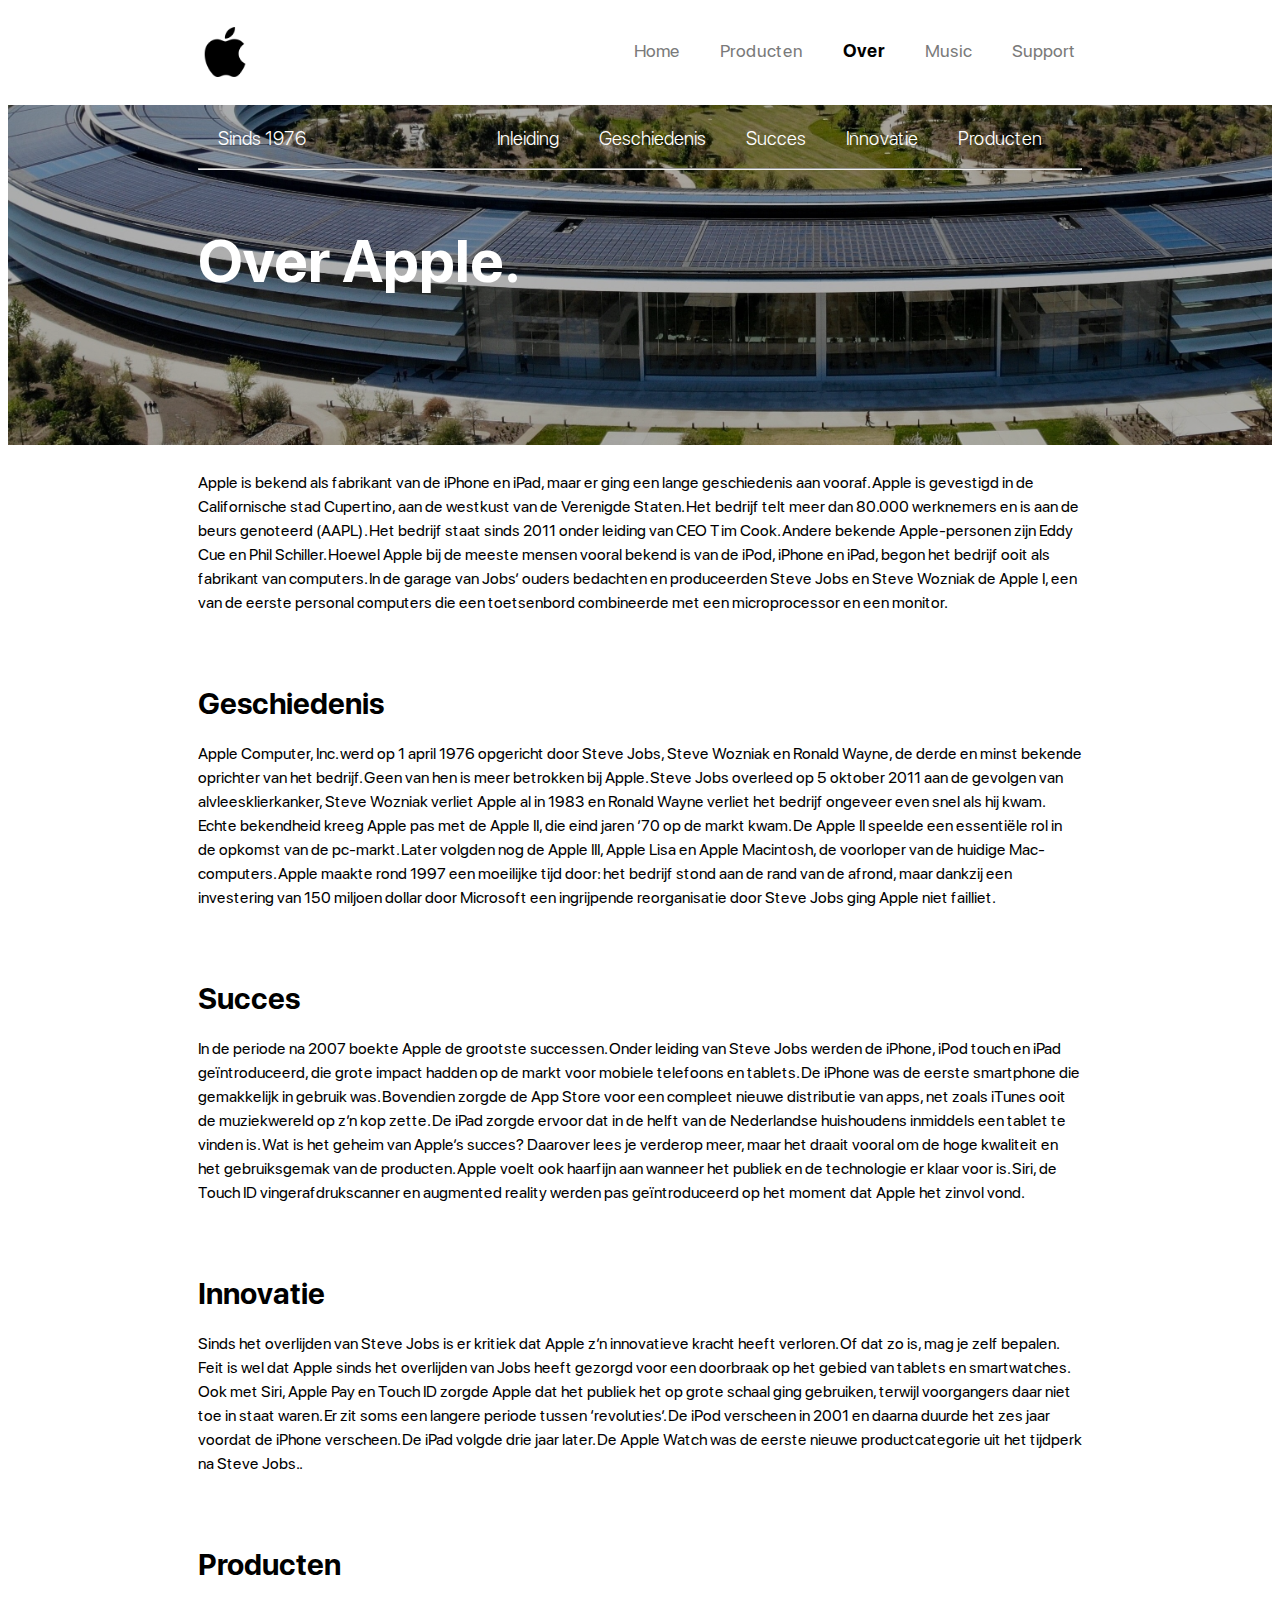
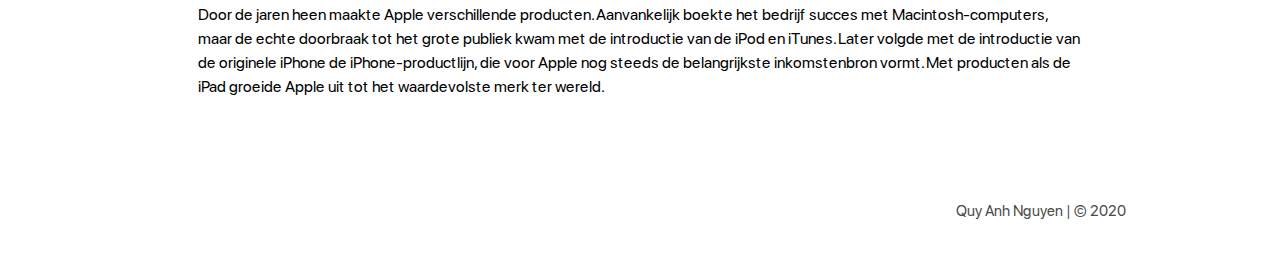
<file: over.html>
<!DOCTYPE html>
<html lang='nl'>
<head>
	<meta charset="UTF-8">
	<meta name="viewport" content="width=device-width, initial-scale=1.0">
	<title>Apple | Over</title>
	<link href="https://fonts.googleapis.com/css?family=Quicksand:300,400,500,600,700&display=swap" rel="stylesheet">
	<link href="//db.onlinewebfonts.com/c/0b51833ff62e4af8acb5fd3e2bf59e97?family=SF+Pro+Display" rel="stylesheet" type="text/css"/>
	<link href = "style.css" rel="STYLESHEET" type="text/css">
	<link rel="shortcut icon" type="image/x-icon" href="media/icon.png" />
</head>

<body>
	<div class="sticky">
		<header>
			<div class='container'>
				<div id="logo">
					<a href="index.html"><img src="media/apple.png" width=50 alt="AppleLogo"></a>
				</div>
				<nav>
					<ul>
						<li><a href="index.html">Home</a></li>
						<li><a href="producten.html">Producten</a></li>
						<li class="actief"><a href="over.html">Over</a></li>
						<li><a href="music.html">Music</a></li>
						<li><a href="support.html">Support</a></li>
					</ul>
				</nav>
			</div>
		</header>
	</div>

	<div class="content">
    <div class="over-content">

      <section id="over-bg">
  			<div class="container">
          <p>Sinds 1976</p>
          <nav class="over-nav">
    				<ul>
              <li><a href="#inleiding">Inleiding</a></li>
    					<li><a href="#geschiedenis">Geschiedenis</a></li>
              <li><a href="#succes">Succes</a></li>
              <li><a href="#innovatie">Innovatie</a></li>
              <li><a href="#over-producten">Producten</a></li>
    				</ul>
    			</nav>
          <hr>
          <h1 class="over-titel">Over Apple.</h1>
  			</div>
  		</section>

  		<section id="inleiding">
        <div class="container">
          <h3 class="over-tekst">
            Apple is bekend als fabrikant van de iPhone en iPad, maar er ging een lange geschiedenis aan vooraf.
            Apple is gevestigd in de Californische stad Cupertino, aan de westkust van de Verenigde Staten.
            Het bedrijf telt meer dan 80.000 werknemers en is aan de beurs genoteerd (AAPL).
            Het bedrijf staat sinds 2011 onder leiding van CEO Tim Cook. Andere bekende Apple-personen zijn Eddy Cue en Phil Schiller.
            Hoewel Apple bij de meeste mensen vooral bekend is van de iPod, iPhone en iPad,
            begon het bedrijf ooit als fabrikant van computers. In de garage van Jobs’
            ouders bedachten en produceerden Steve Jobs en Steve Wozniak de Apple I,
            een van de eerste personal computers die een toetsenbord combineerde met een
            microprocessor en een monitor.
          </h3>
        </div>
      </section>

      <section id="geschiedenis">
        <div class="container">
          <h2 class="over-alinea-titel">Geschiedenis</h2>
          <p class="over-tekst">
            Apple Computer, Inc. werd op 1 april 1976 opgericht door Steve Jobs, Steve Wozniak en
            Ronald Wayne, de derde en minst bekende oprichter van het bedrijf. Geen van
            hen is meer betrokken bij Apple. Steve Jobs overleed op 5 oktober 2011 aan de
            gevolgen van alvleesklierkanker, Steve Wozniak verliet Apple al in 1983 en Ronald
            Wayne verliet het bedrijf ongeveer even snel als hij kwam.
            Echte bekendheid kreeg Apple pas met de Apple II, die
            eind jaren ’70 op de markt kwam. De Apple II speelde een essentiële rol in de
            opkomst van de pc-markt. Later volgden nog de Apple III, Apple Lisa en
            Apple Macintosh, de voorloper van de huidige Mac-computers. Apple maakte
            rond 1997 een moeilijke tijd door: het bedrijf stond aan de rand van de
            afrond, maar dankzij een investering van 150 miljoen dollar door Microsoft
            een ingrijpende reorganisatie door Steve Jobs ging Apple niet failliet.
          </p>
        </div>
      </section>

      <section id="succes">
        <div class="container">
          <h2 class="over-alinea-titel">Succes</h2>
          <p class="over-tekst">
            In de periode na 2007 boekte Apple de grootste successen. Onder leiding van
            Steve Jobs werden de iPhone, iPod touch en iPad geïntroduceerd, die grote
            impact hadden op de markt voor mobiele telefoons en tablets. De iPhone was
            de eerste smartphone die gemakkelijk in gebruik was. Bovendien zorgde de
            App Store voor een compleet nieuwe distributie van apps, net zoals iTunes
            ooit de muziekwereld op z’n kop zette. De iPad zorgde ervoor dat in de
            helft van de Nederlandse huishoudens inmiddels een tablet te vinden is.
            Wat is het geheim van Apple’s succes? Daarover lees je verderop meer,
            maar het draait vooral om de hoge kwaliteit en het gebruiksgemak van de producten.
            Apple voelt ook haarfijn aan wanneer het publiek en de technologie er klaar
            voor is. Siri, de Touch ID vingerafdrukscanner en augmented reality werden
            pas geïntroduceerd op het moment dat Apple het zinvol vond.
          </p>
        </div>
      </section>

      <section id="innovatie">
        <div class="container">
          <h2 class="over-alinea-titel">Innovatie</h2>
          <p class="over-tekst">
            Sinds het overlijden van Steve Jobs is er kritiek dat Apple z’n
            innovatieve kracht heeft verloren. Of dat zo is, mag je zelf bepalen.
            Feit is wel dat Apple sinds het overlijden van Jobs heeft gezorgd voor
            een doorbraak op het gebied van tablets en smartwatches. Ook met Siri,
            Apple Pay en Touch ID zorgde Apple dat het publiek het op grote schaal
            ging gebruiken, terwijl voorgangers daar niet toe in staat waren.
            Er zit soms een langere periode tussen ‘revoluties’. De iPod verscheen
            in 2001 en daarna duurde het zes jaar voordat de iPhone verscheen.
            De iPad volgde drie jaar later. De Apple Watch was de eerste nieuwe
            productcategorie uit het tijdperk na Steve Jobs..
          </p>
        </div>
      </section>

      <section id="over-producten">
        <div class="container">
          <h2 class="over-alinea-titel">Producten</h2>
          <p class="over-tekst">
            Door de jaren heen maakte Apple verschillende producten.
            Aanvankelijk boekte het bedrijf succes met Macintosh-computers,
            maar de echte doorbraak tot het grote publiek kwam met de introductie
            van de iPod en iTunes. Later volgde met de introductie van de originele
            iPhone de iPhone-productlijn, die voor Apple nog steeds de belangrijkste
            inkomstenbron vormt. Met producten als de iPad groeide Apple uit tot het
            waardevolste merk ter wereld.
          </p>
        </div>
      </section>

    </div>
	</div>

	<footer>
		<p>Quy Anh Nguyen | &copy; 2020</p>
	</footer>



</body>

</html>
</file>
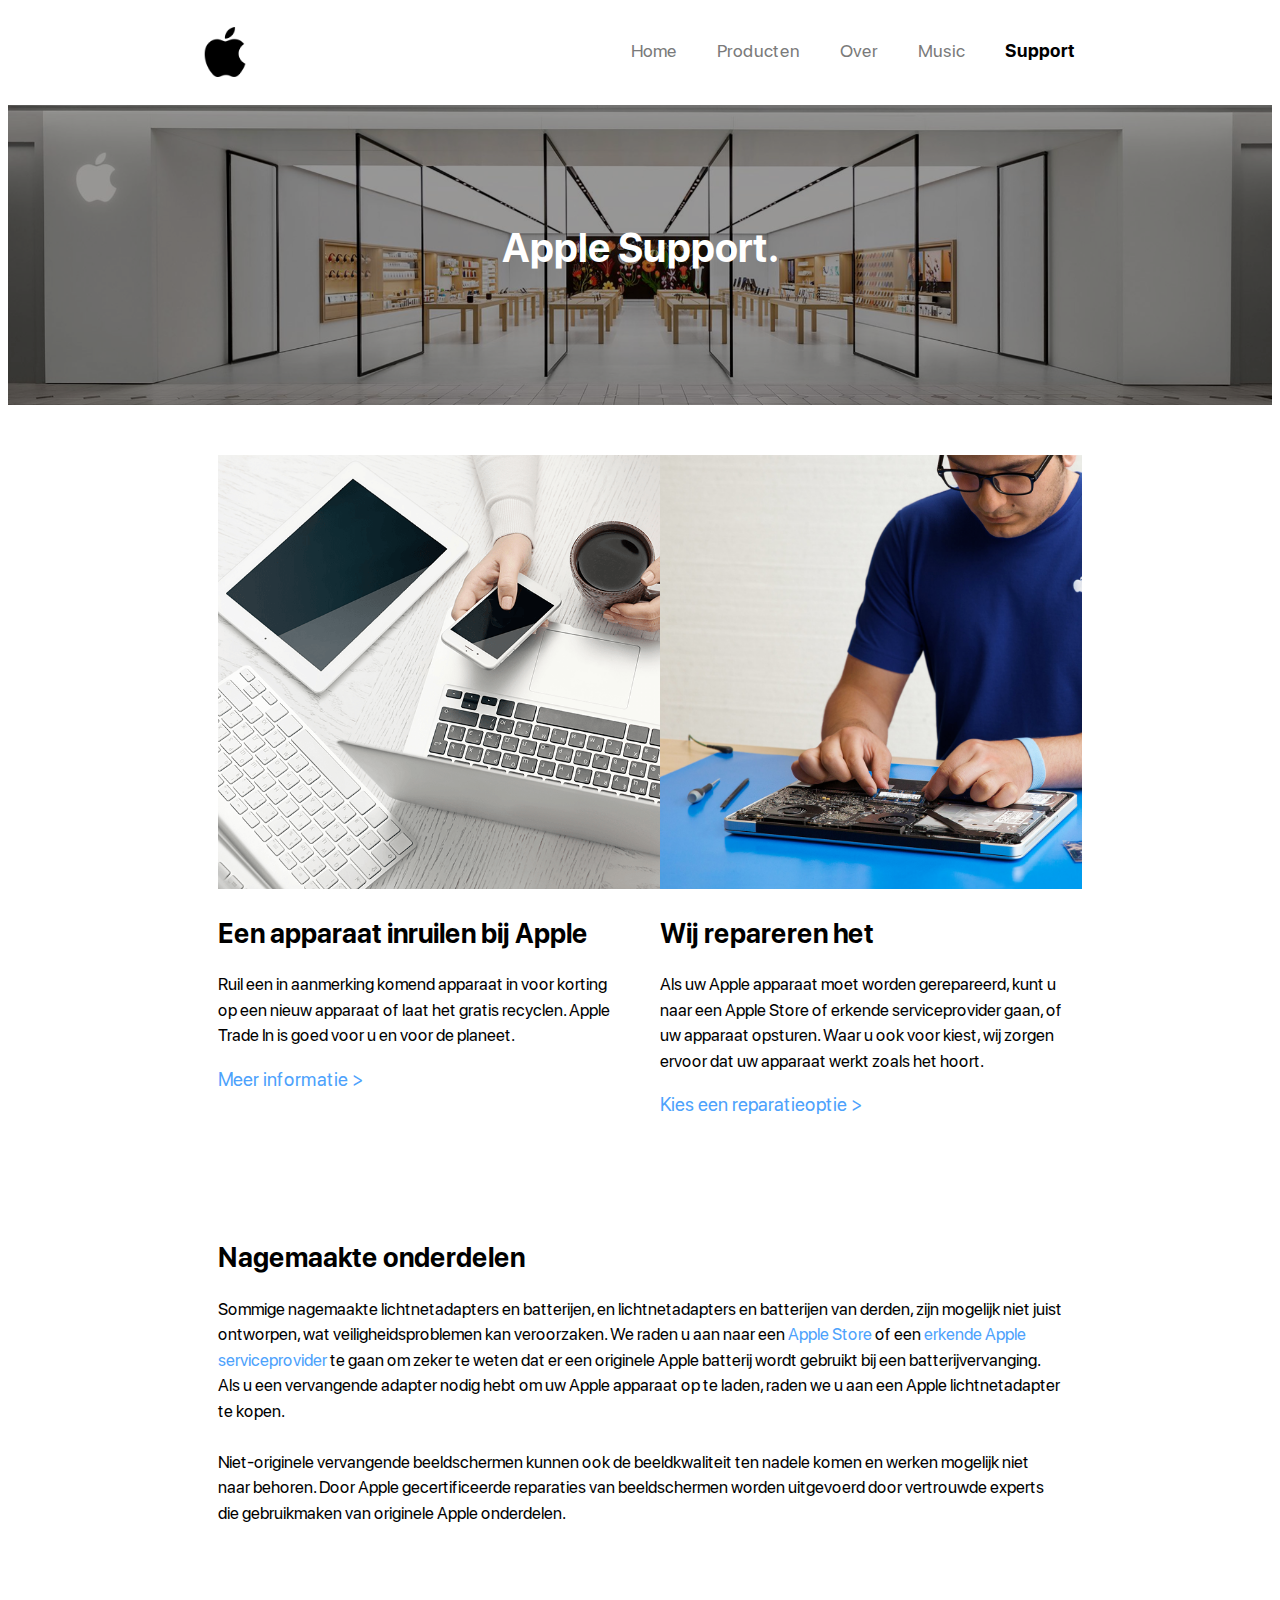
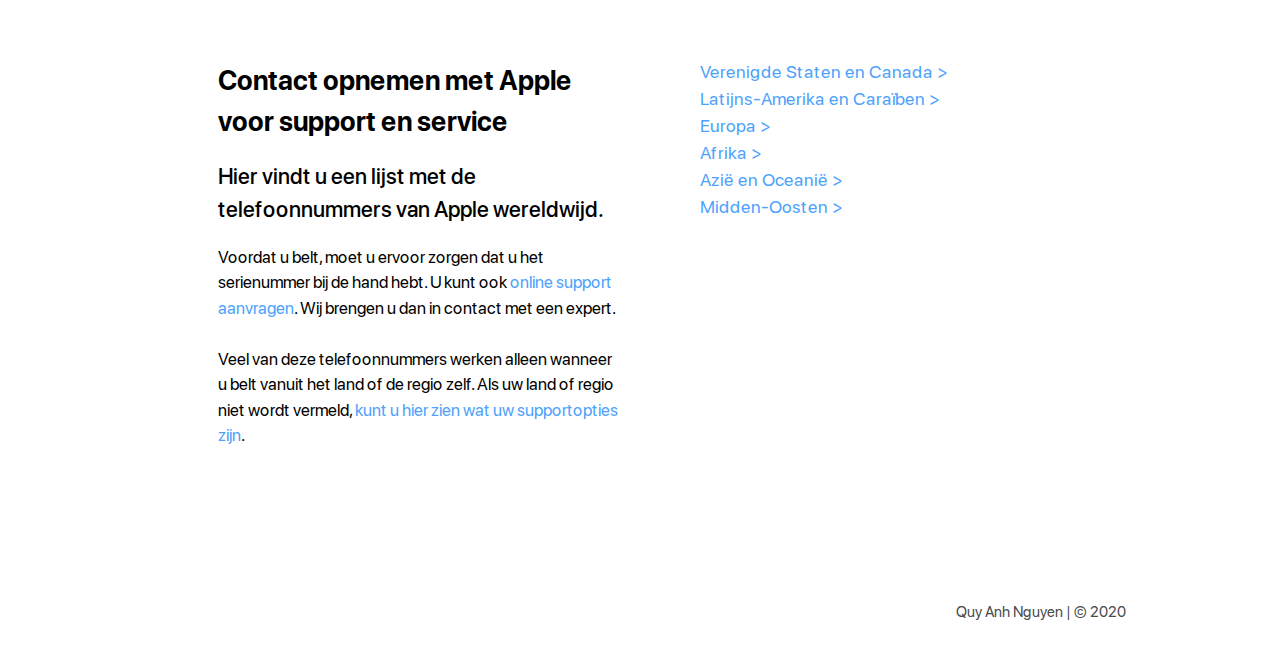
<file: support.html>
<!DOCTYPE html>
<html lang='nl'>
<head>
	<meta charset="UTF-8">
	<meta name="viewport" content="width=device-width, initial-scale=1.0">
	<title>Apple | Support</title>
	<link href="https://fonts.googleapis.com/css?family=Quicksand:300,400,500,600,700&display=swap" rel="stylesheet">
	<link href="//db.onlinewebfonts.com/c/0b51833ff62e4af8acb5fd3e2bf59e97?family=SF+Pro+Display" rel="stylesheet" type="text/css"/>
	<link href = "style.css" rel="STYLESHEET" type="text/css">
	<link rel="shortcut icon" type="image/x-icon" href="media/icon.png" />
</head>

<body>
	<div class="sticky">
		<header>
			<div class='container'>
				<div id="logo">
					<a href="index.html"><img src="media/apple.png" width=50 alt="AppleLogo"></a>
				</div>
				<nav>
					<ul>
						<li><a href="index.html">Home</a></li>
						<li><a href="producten.html">Producten</a></li>
						<li><a href="over.html">Over</a></li>
						<li><a href="music.html">Music</a></li>
						<li class="actief"><a href="support.html">Support</a></li>
					</ul>
				</nav>
			</div>
		</header>
	</div>

	<div class="content">

    <section id="support-front">
			<div class="container">
				<div class="box">
					<h1>Apple Support.</h1>
				</div>
			</div>
		</section>

    <section id="support-1">
			<div class="container">

				<div class="box">
          <img src="media/inruilen.jpg" width=650 alt="inruilen">
					<h1>Een apparaat inruilen bij Apple</h1>
          <p>
            Ruil een in aanmerking komend apparaat in voor korting op een nieuw apparaat
            of laat het gratis recyclen. Apple Trade In is goed voor u en voor de planeet.
          </p>
          <a href="https://www.apple.com/nl/trade-in/" class="info-knop">Meer informatie ></a>
				</div>

        <div class="box">
          <img src="media/reparatie.jpg" width=650 alt="reparatie">
					<h1>Wij repareren het</h1>
          <p>
            Als uw Apple apparaat moet worden gerepareerd, kunt u naar een Apple Store
            of erkende serviceprovider gaan, of uw apparaat opsturen. Waar u ook voor
            kiest, wij zorgen ervoor dat uw apparaat werkt zoals het hoort.
          </p>
          <a href="https://support.apple.com/nl-nl/repair" class="info-knop">Kies een reparatieoptie ></a>
				</div>

			</div>
		</section>

    <section id="support-2">
			<div class="container">

				<div class="box">
					<h1>Nagemaakte onderdelen</h1>
          <p>
            Sommige nagemaakte lichtnetadapters en batterijen, en lichtnetadapters en
            batterijen van derden, zijn mogelijk niet juist ontworpen, wat
            veiligheidsproblemen kan veroorzaken. We raden u aan naar een
            <a href="https://www.apple.com/nl/retail/">Apple Store</a>
            of een
            <a href="https://locate.apple.com/nl/nl/">erkende Apple serviceprovider</a>
            te gaan om zeker te weten dat er een
            originele Apple batterij wordt gebruikt bij een batterijvervanging. Als u een
            vervangende adapter nodig hebt om uw Apple apparaat op te laden, raden we u aan
            een Apple lichtnetadapter te kopen.
            <br><br>
            Niet-originele vervangende beeldschermen kunnen ook de beeldkwaliteit
            ten nadele komen en werken mogelijk niet naar behoren. Door Apple gecertificeerde
            reparaties van beeldschermen worden uitgevoerd door vertrouwde experts die
            gebruikmaken van originele Apple onderdelen.
          </p>
				</div>

			</div>
		</section>

    <section id="telefoon">
      <div class="container">

        <div class="box">
          <h1>Contact opnemen met Apple voor support en service</h1>
          <h2>Hier vindt u een lijst met de telefoonnummers van Apple wereldwijd.</h2>
          <p>
            Voordat u belt, moet u ervoor zorgen dat u het serienummer bij de hand hebt.
            U kunt ook
            <a href="https://getsupport.apple.com/">online support aanvragen</a>.
            Wij brengen u dan in contact met een expert.
            <br><br>
            Veel van deze telefoonnummers werken alleen wanneer u belt vanuit
            het land of de regio zelf. Als uw land of regio niet wordt vermeld,
            <a href="http://www.apple.com/support/country/">kunt u hier zien wat uw supportopties zijn</a>.
          </p>
        </div>

        <div class="box">
          <ul class="continenten">
            <li><a href="https://support.apple.com/nl-nl/HT201232#us-ca">Verenigde Staten en Canada ></a></li>
            <li><a href="https://support.apple.com/nl-nl/HT201232#latam">Latijns-Amerika en Caraïben ></a></li>
            <li><a href="https://support.apple.com/nl-nl/HT201232#europe">Europa ></a></li>
            <li><a href="https://support.apple.com/nl-nl/HT201232#africa">Afrika ></a></li>
            <li><a href="https://support.apple.com/nl-nl/HT201232#asia">Azië en Oceanië ></a></li>
            <li><a href="https://support.apple.com/nl-nl/HT201232#me">Midden-Oosten ></a></li>
          </ul>
        </div>

      </div>
    </section>


	</div>

	<footer>
		<p>Quy Anh Nguyen | &copy; 2020</p>
	</footer>



</body>

</html>
</file>
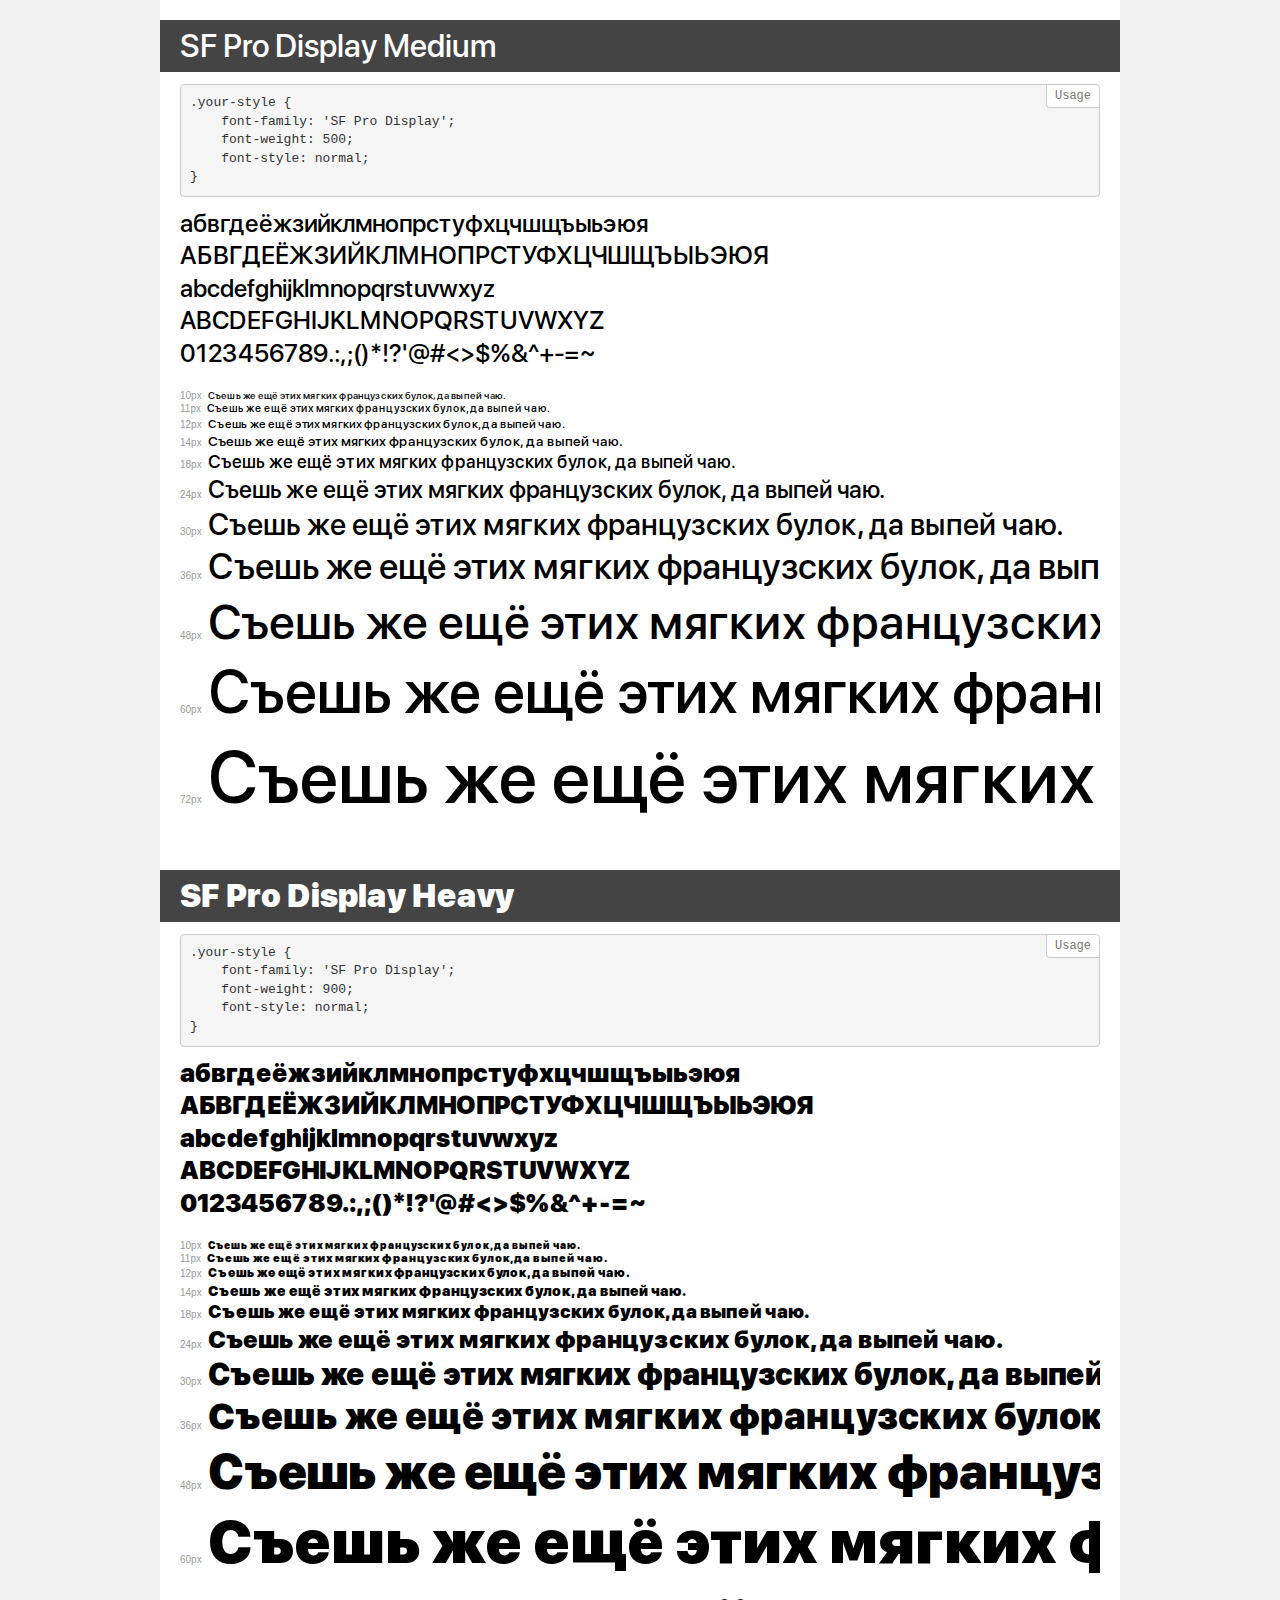
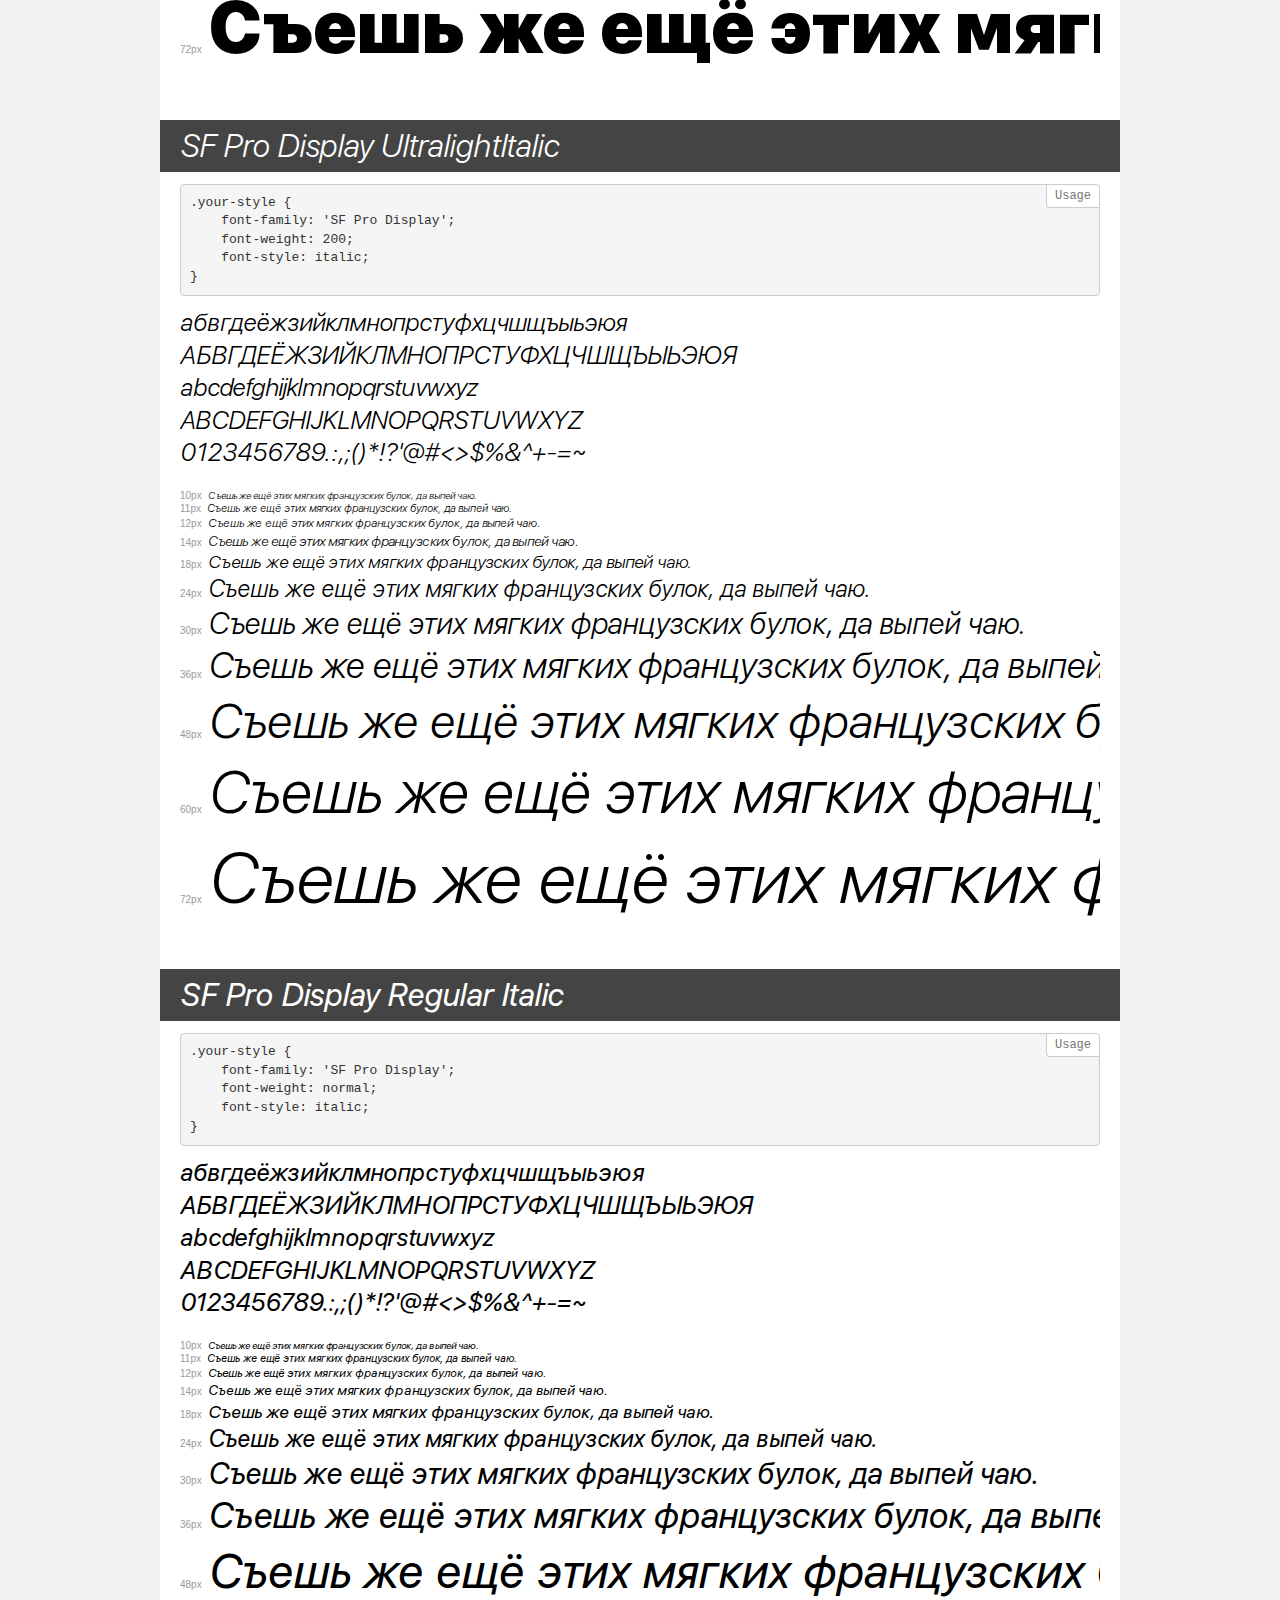
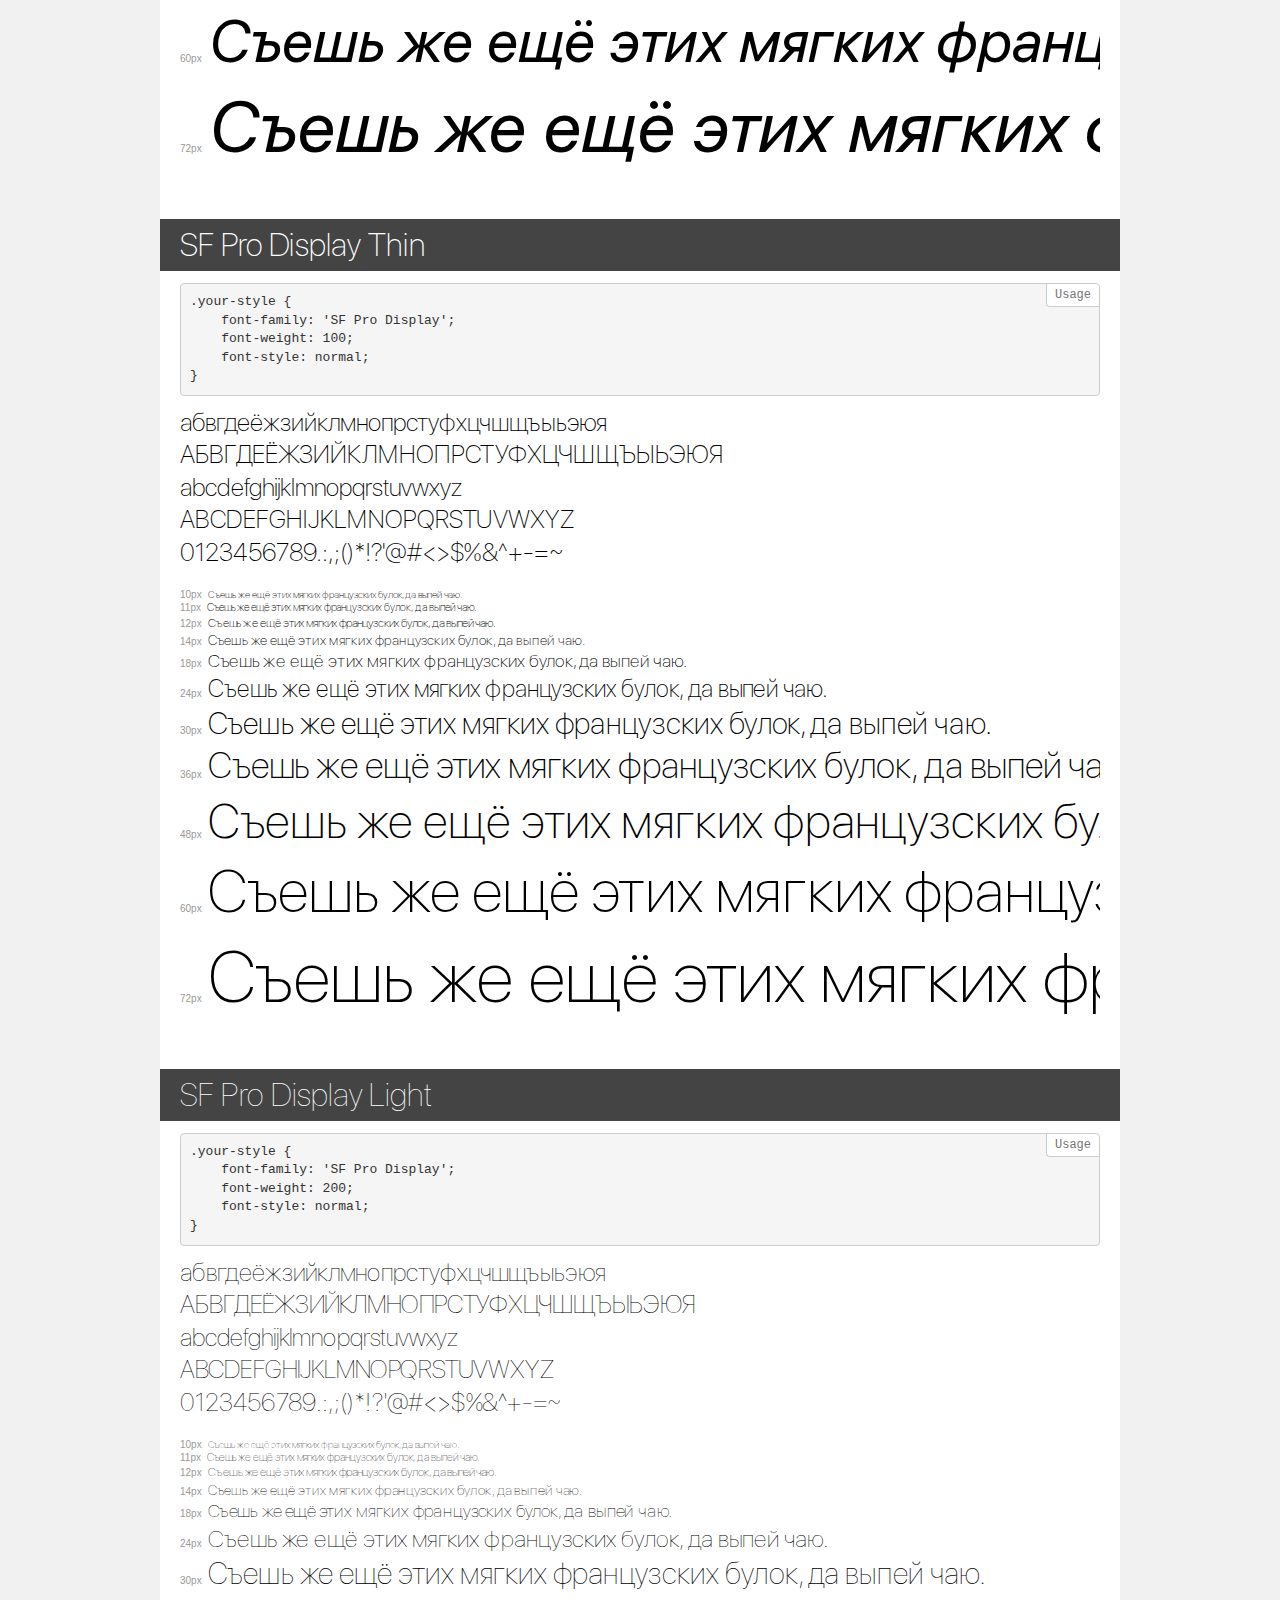
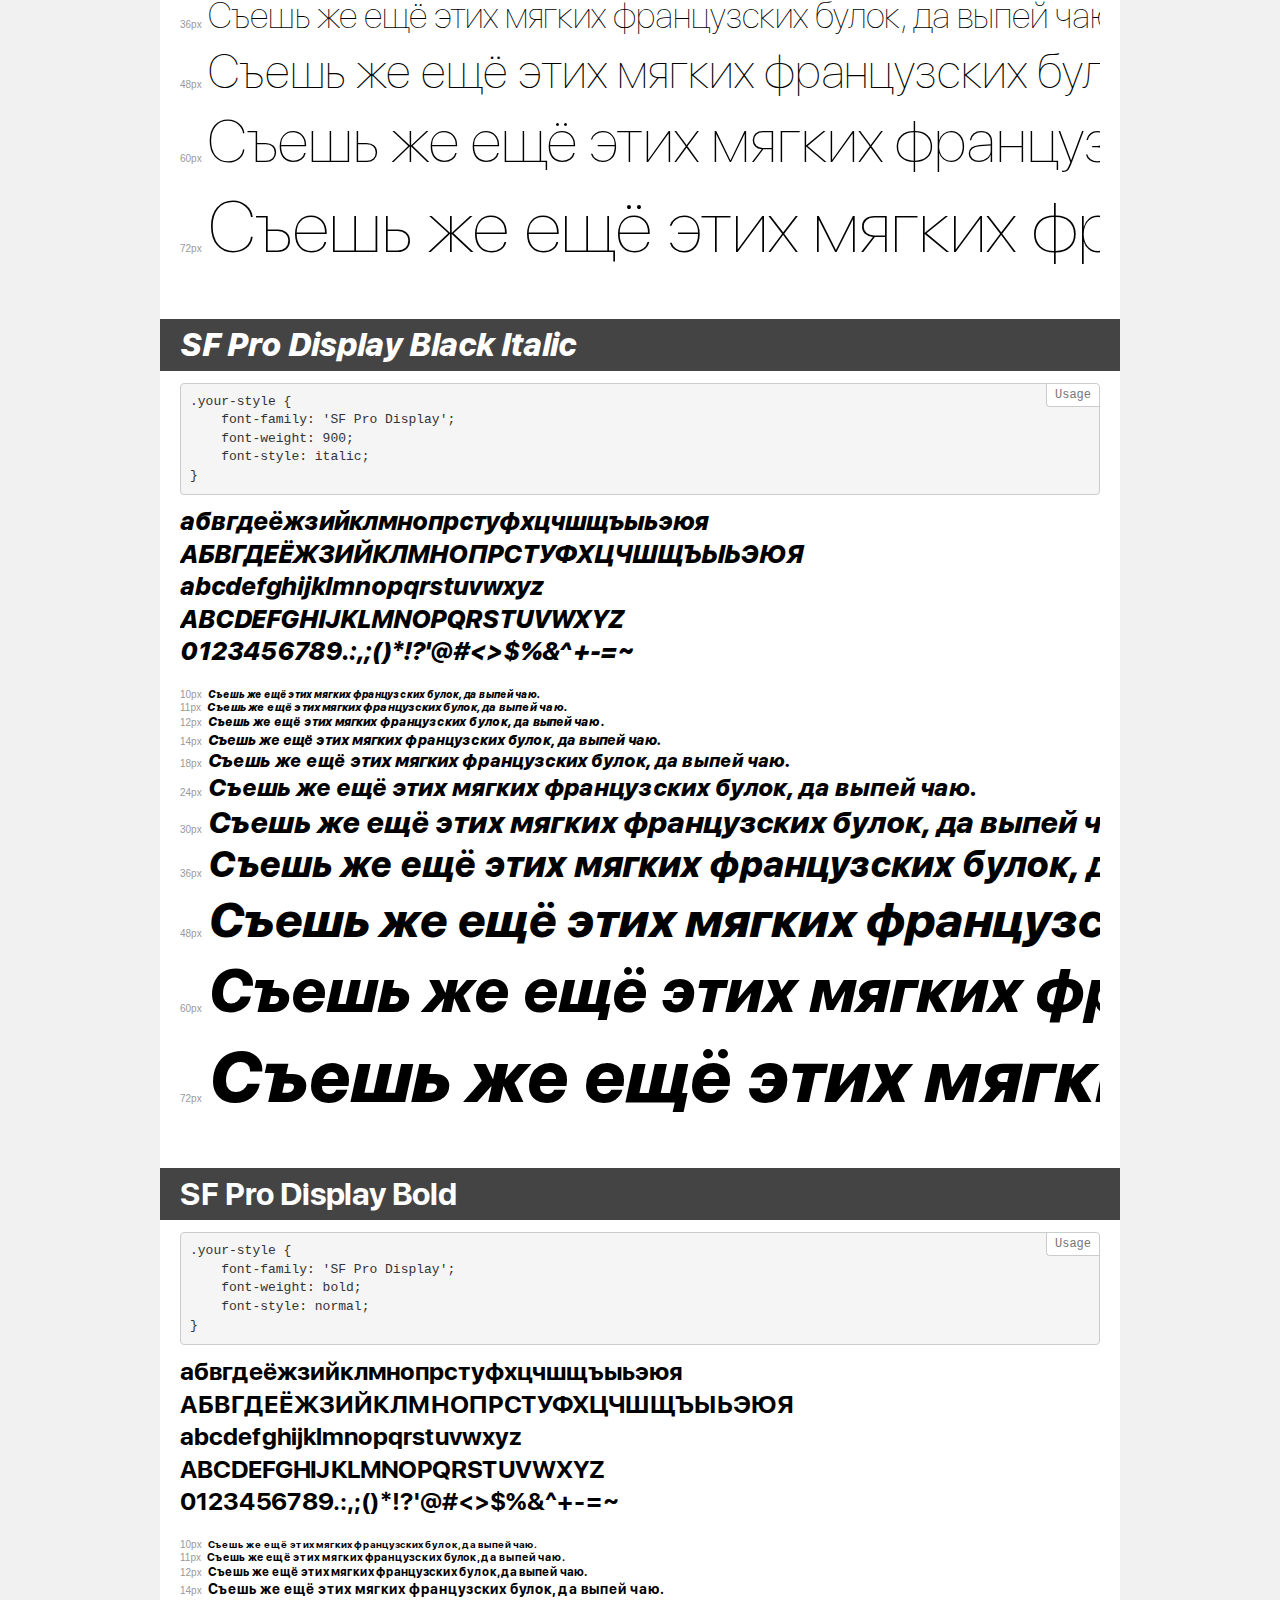
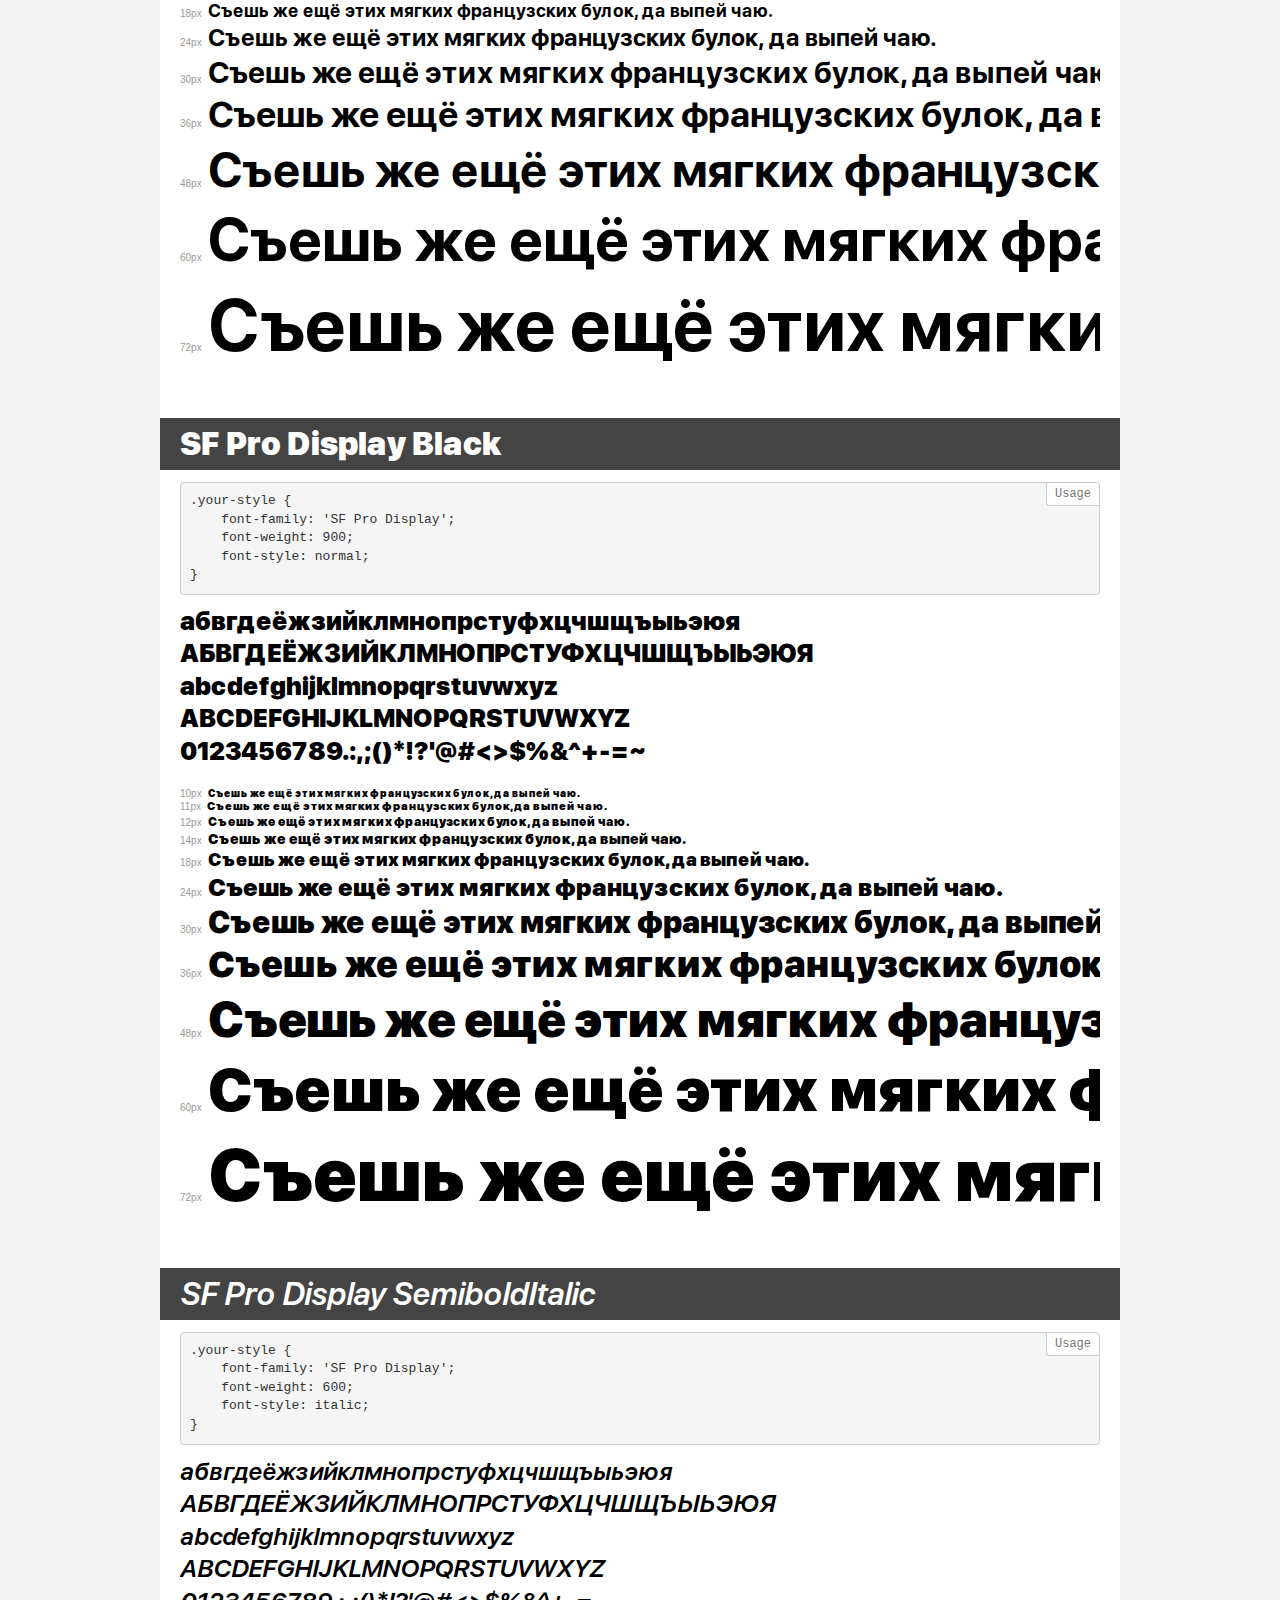
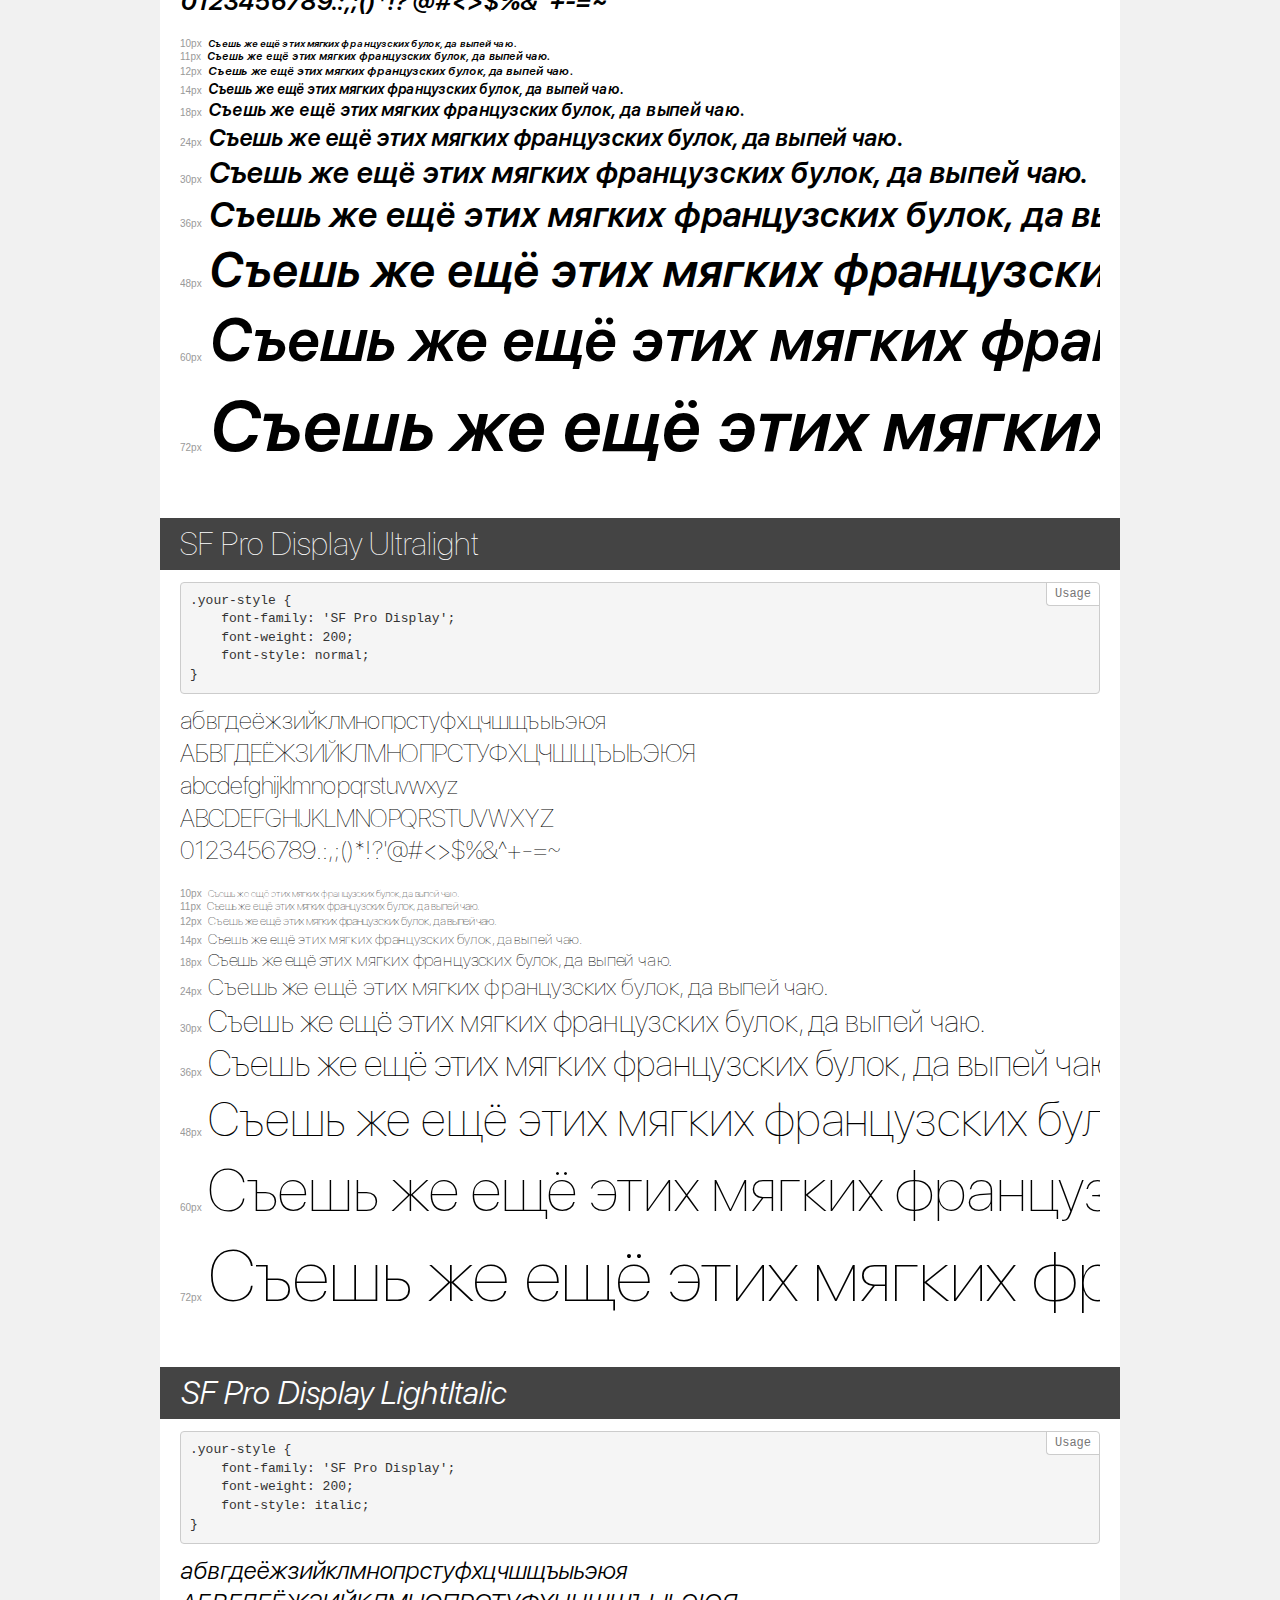
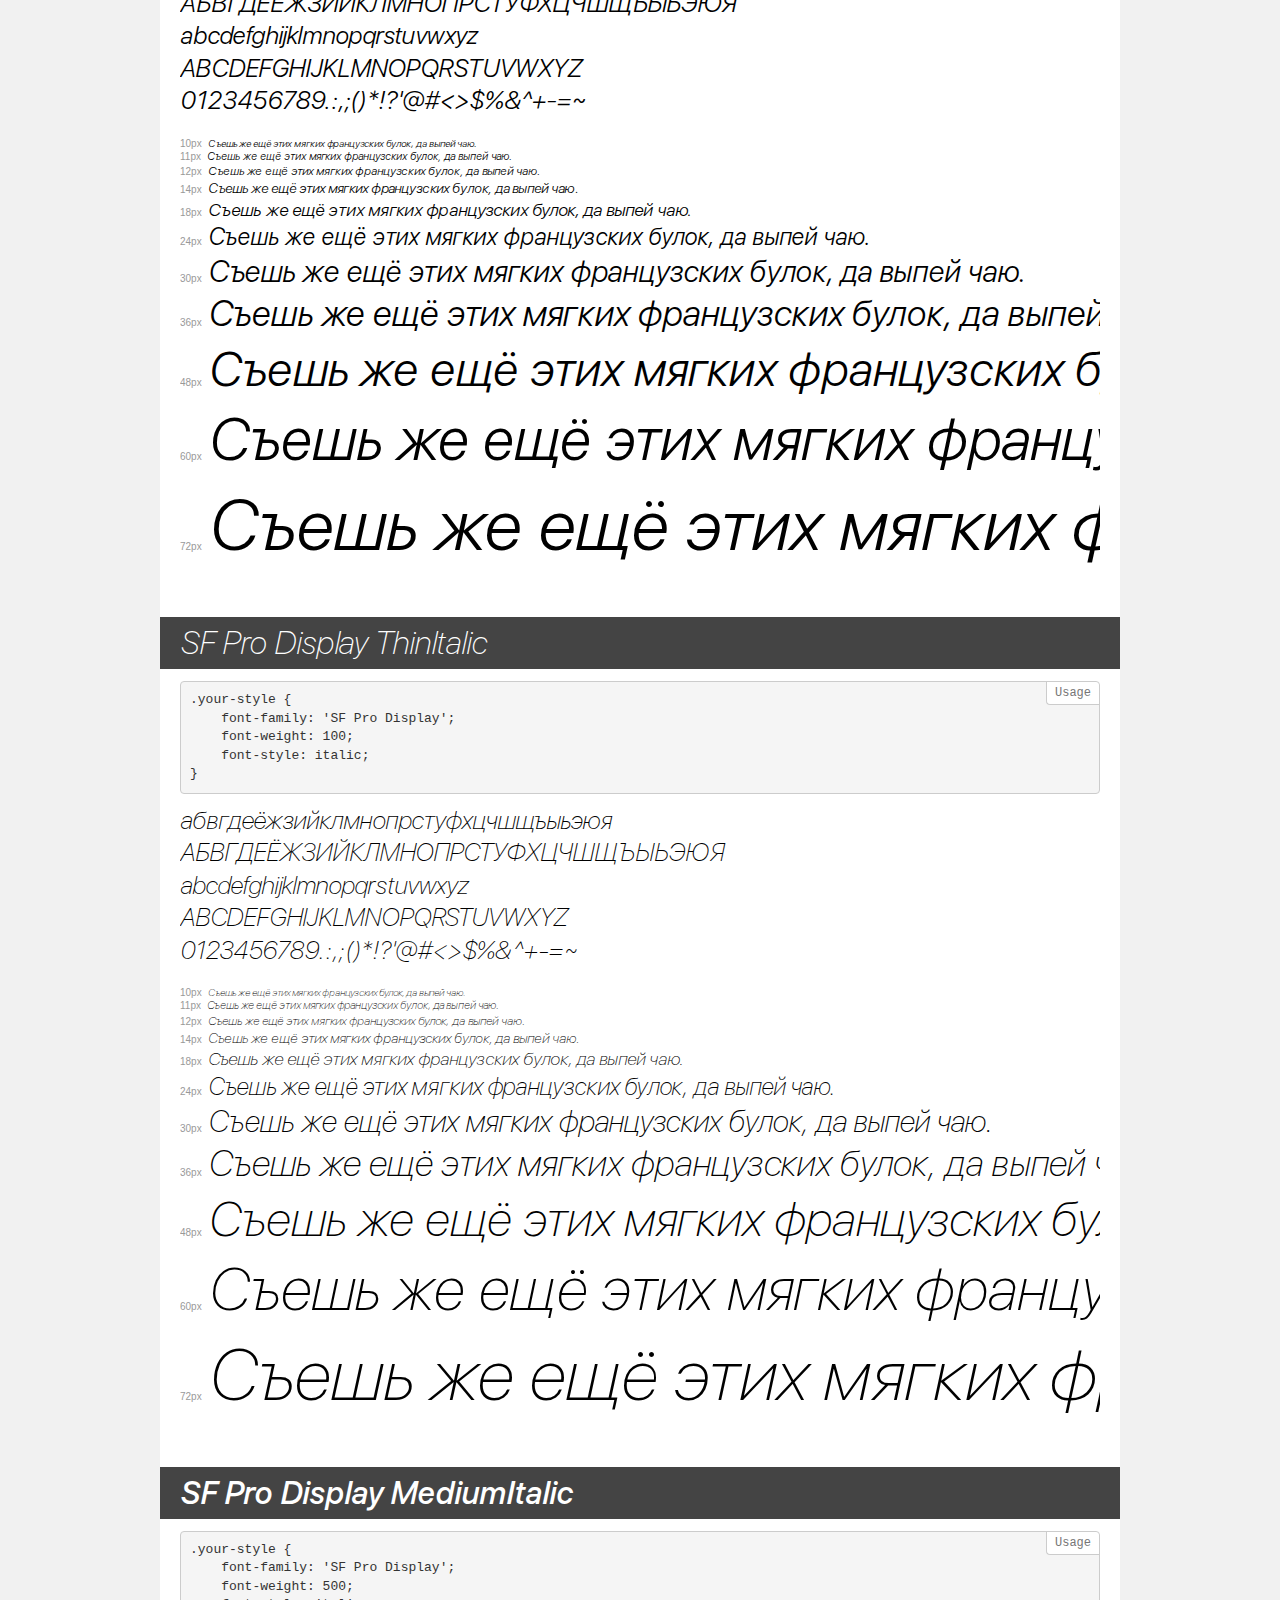
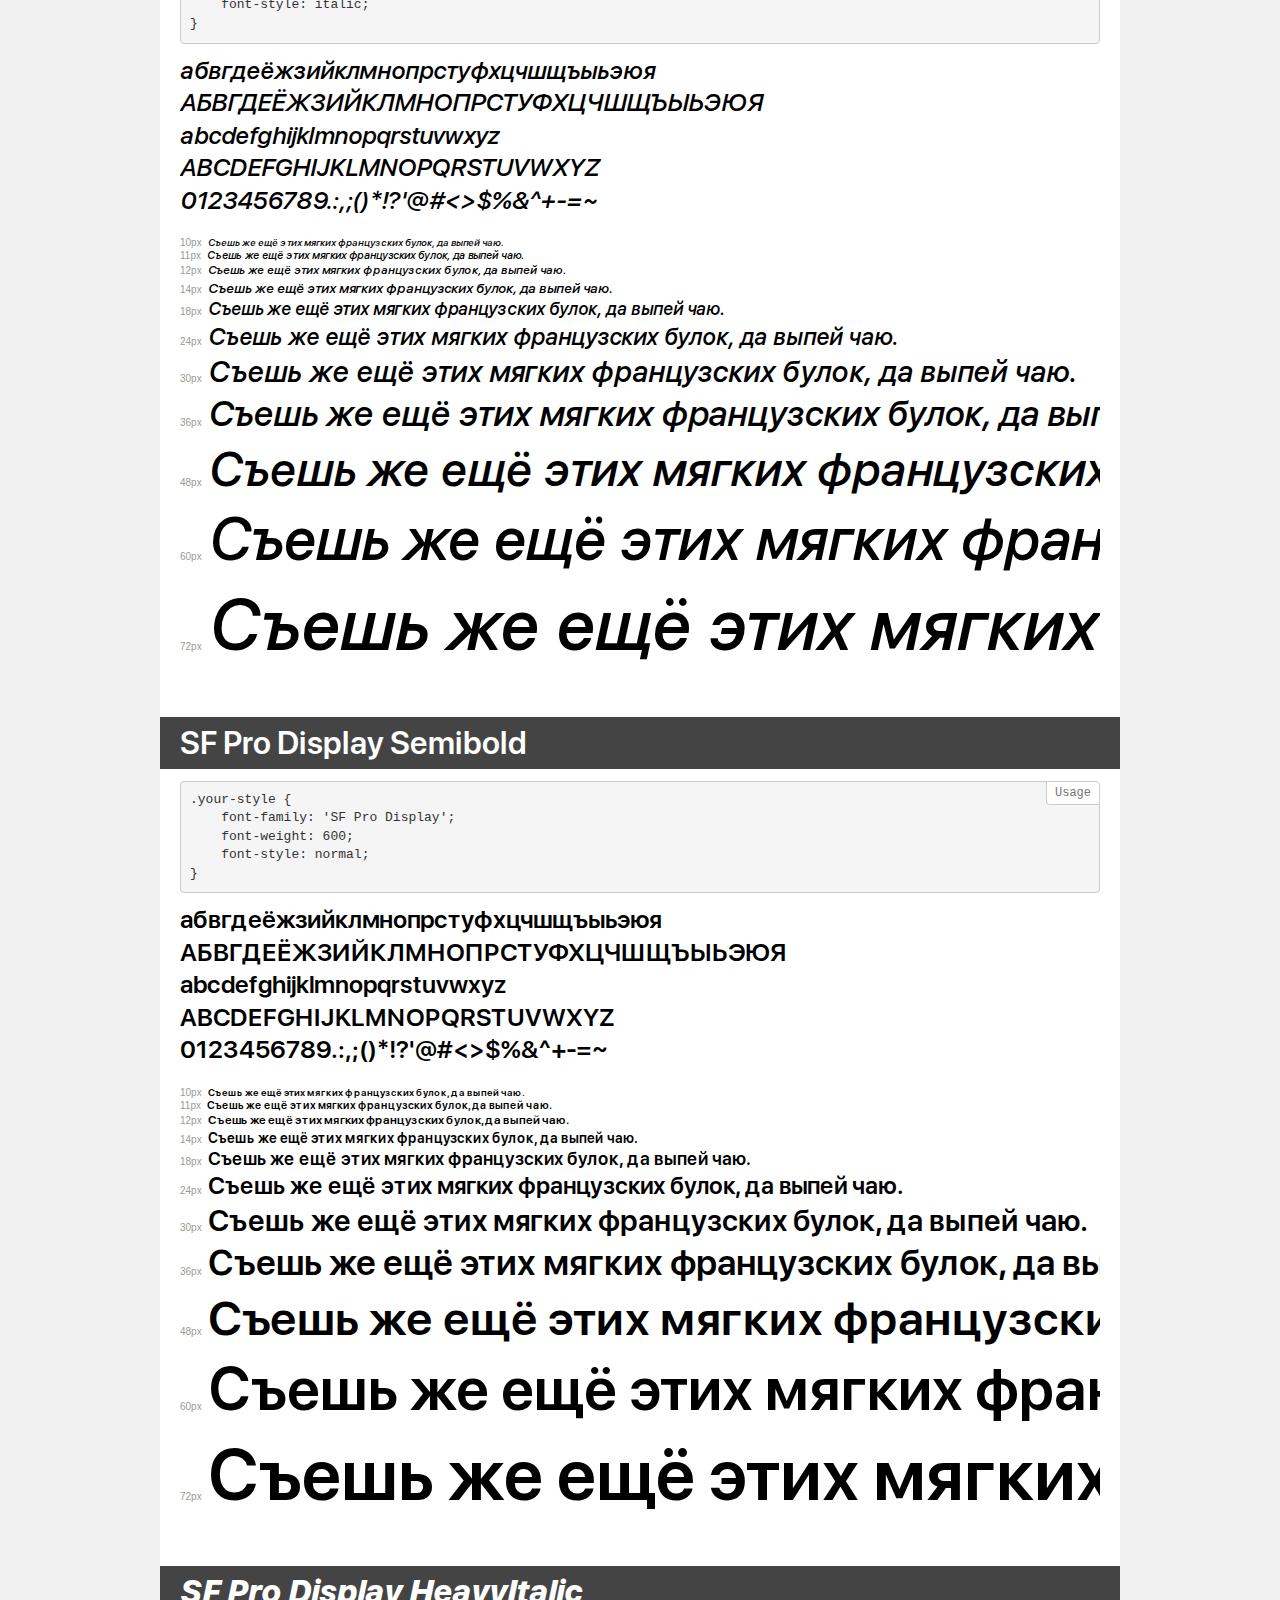
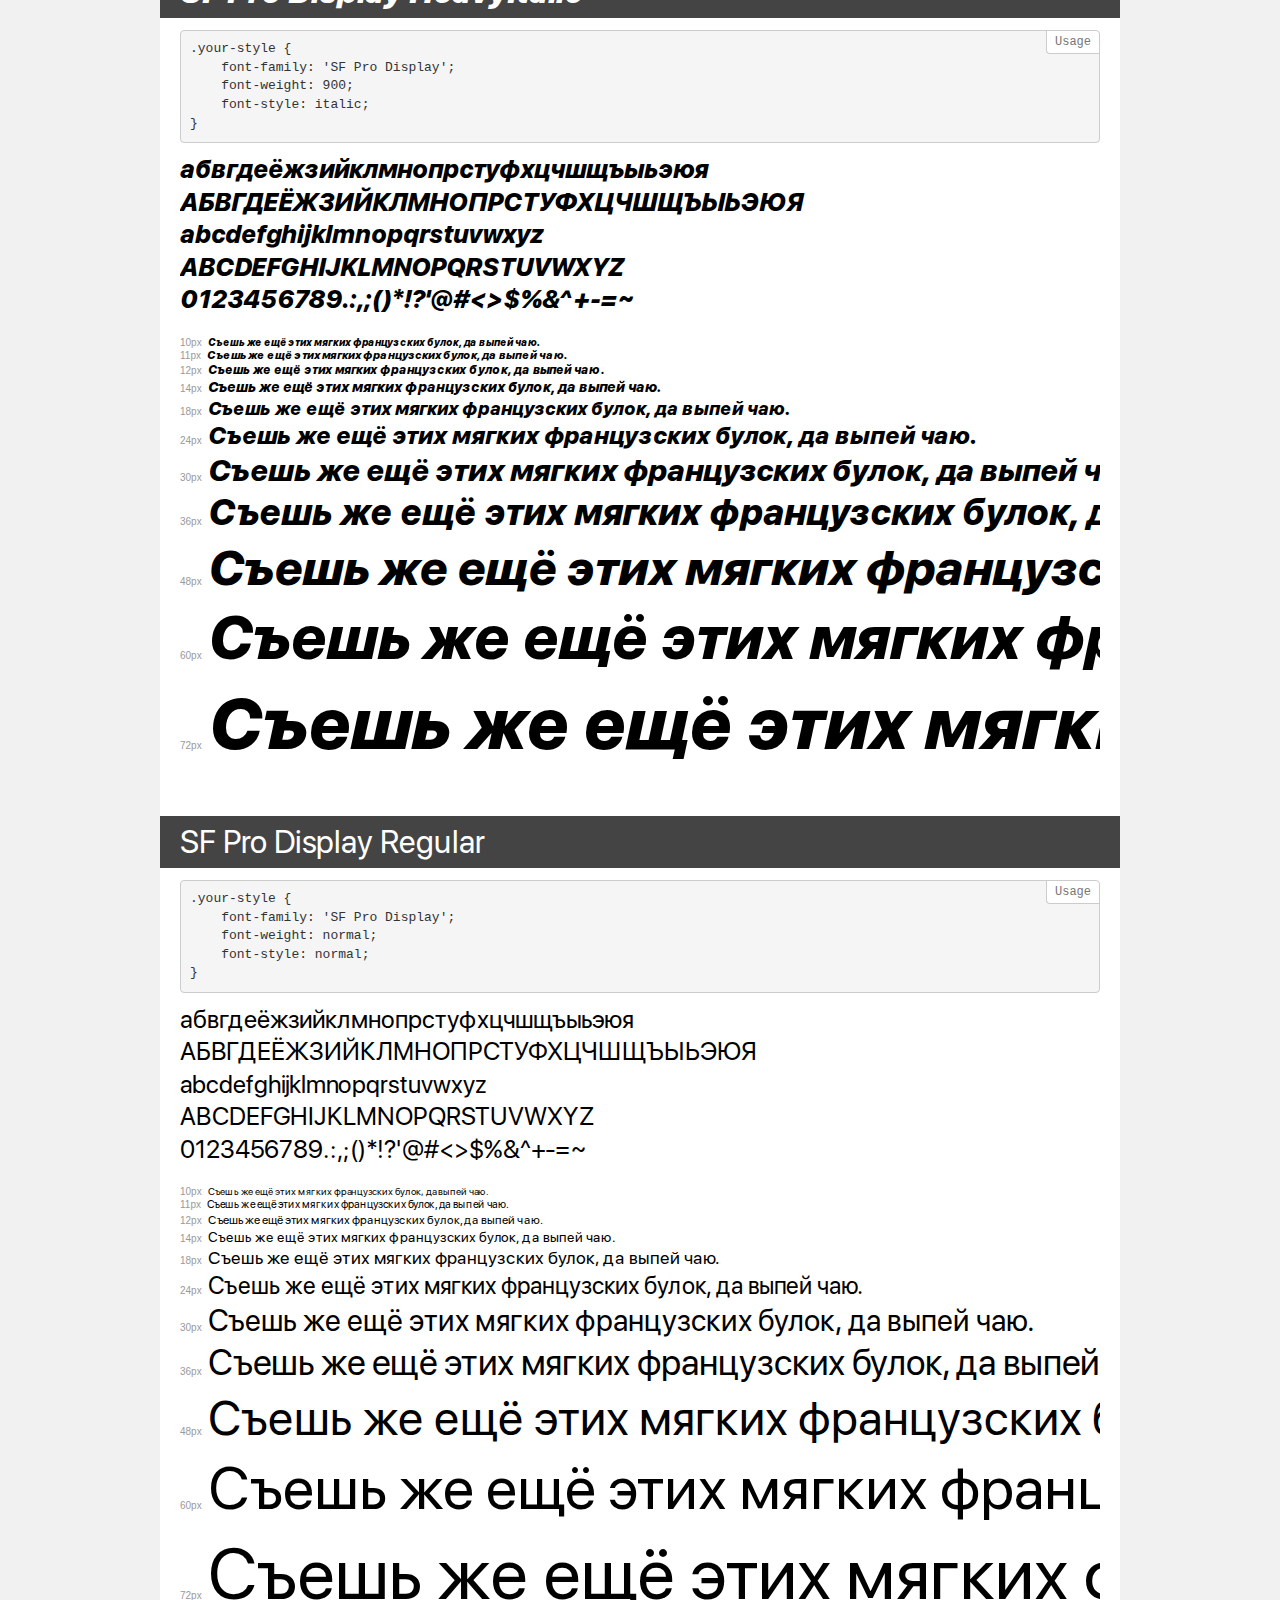
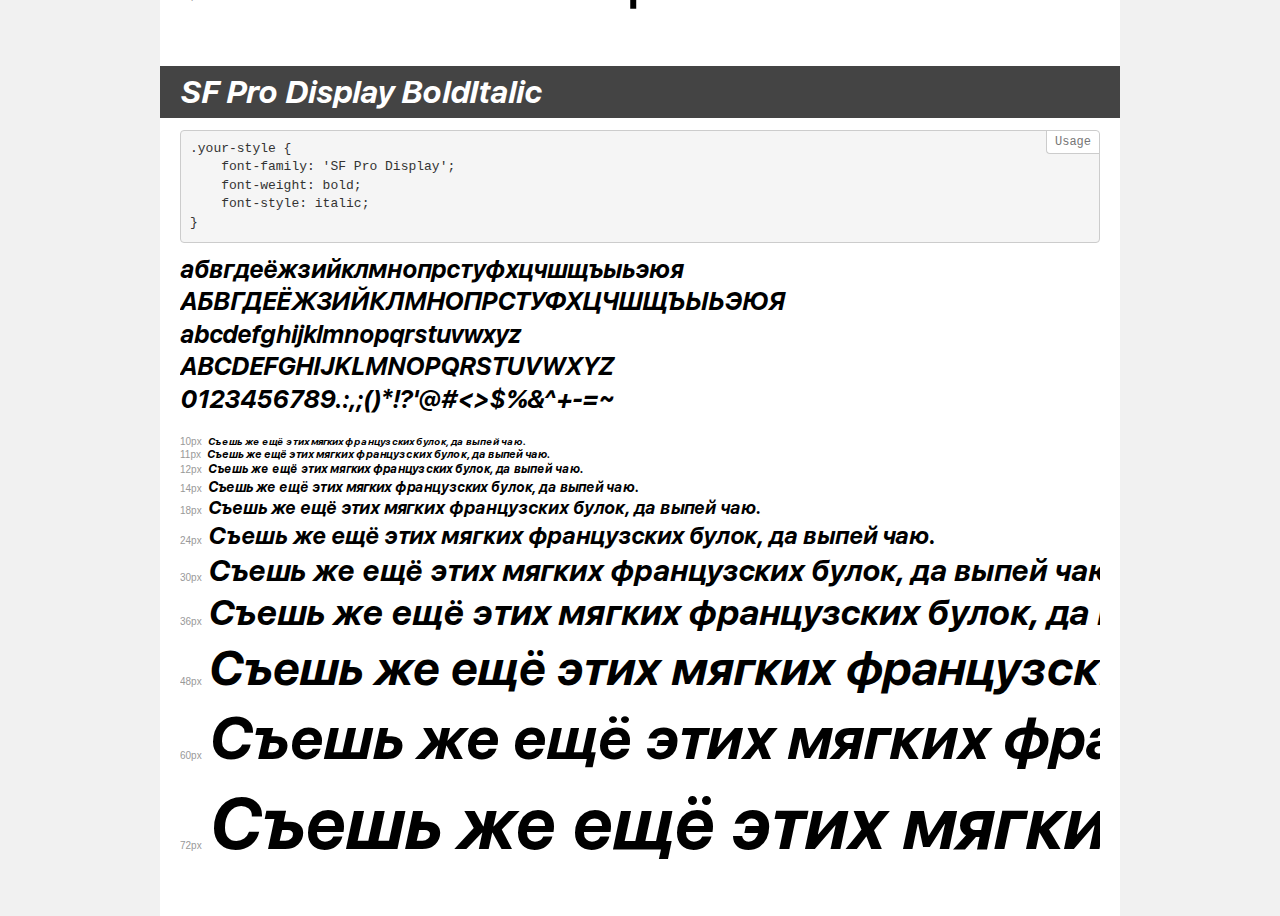
<file: media/fonts/sf/demo.html>
<!DOCTYPE html>
<html>
<head>
    <meta charset="utf-8">
    <meta http-equiv="X-UA-Compatible" content="IE=edge">
    <meta name="viewport" content="width=device-width, initial-scale=1">
    <meta name="robots" content="noindex, noarchive">
    <meta name="format-detection" content="telephone=no">
    <title>Transfonter demo</title>
    <link href="stylesheet.css" rel="stylesheet">
    <style>
        /*
        http://meyerweb.com/eric/tools/css/reset/
        v2.0 | 20110126
        License: none (public domain)
        */
        html, body, div, span, applet, object, iframe,
        h1, h2, h3, h4, h5, h6, p, blockquote, pre,
        a, abbr, acronym, address, big, cite, code,
        del, dfn, em, img, ins, kbd, q, s, samp,
        small, strike, strong, sub, sup, tt, var,
        b, u, i, center,
        dl, dt, dd, ol, ul, li,
        fieldset, form, label, legend,
        table, caption, tbody, tfoot, thead, tr, th, td,
        article, aside, canvas, details, embed,
        figure, figcaption, footer, header, hgroup,
        menu, nav, output, ruby, section, summary,
        time, mark, audio, video {
            margin: 0;
            padding: 0;
            border: 0;
            font-size: 100%;
            font: inherit;
            vertical-align: baseline;
        }
        /* HTML5 display-role reset for older browsers */
        article, aside, details, figcaption, figure,
        footer, header, hgroup, menu, nav, section {
            display: block;
        }
        body {
            line-height: 1;
        }
        ol, ul {
            list-style: none;
        }
        blockquote, q {
            quotes: none;
        }
        blockquote:before, blockquote:after,
        q:before, q:after {
            content: '';
            content: none;
        }
        table {
            border-collapse: collapse;
            border-spacing: 0;
        }
        /* common styles */
        body {
            background: #f1f1f1;
            color: #000;
        }
        .page {
            background: #fff;
            width: 920px;
            margin: 0 auto;
            padding: 20px 20px 0 20px;
            overflow: hidden;
        }
        .font-container {
            overflow-x: auto;
            overflow-y: hidden;
            margin-bottom: 40px;
            line-height: 1.3;
            white-space: nowrap;
            padding-bottom: 5px;
        }
        h1 {
            position: relative;
            background: #444;
            font-size: 32px;
            color: #fff;
            padding: 10px 20px;
            margin: 0 -20px 12px -20px;
        }
        .letters {
            font-size: 25px;
            margin-bottom: 20px;
        }
        .s10:before {
            content: '10px';
        }
        .s11:before {
            content: '11px';
        }
        .s12:before {
            content: '12px';
        }
        .s14:before {
            content: '14px';
        }
        .s18:before {
            content: '18px';
        }
        .s24:before {
            content: '24px';
        }
        .s30:before {
            content: '30px';
        }
        .s36:before {
            content: '36px';
        }
        .s48:before {
            content: '48px';
        }
        .s60:before {
            content: '60px';
        }
        .s72:before {
            content: '72px';
        }
        .s10:before, .s11:before, .s12:before, .s14:before,
        .s18:before, .s24:before, .s30:before, .s36:before,
        .s48:before, .s60:before, .s72:before {
            font-family: Arial, sans-serif;
            font-size: 10px;
            font-weight: normal;
            font-style: normal;
            color: #999;
            padding-right: 6px;
        }
        pre {
            display: block;
            position: relative;
            padding: 9px;
            margin: 0 0 10px;
            font-family: Monaco, Menlo, Consolas, "Courier New", monospace !important;
            font-size: 13px;
            line-height: 1.428571429;
            color: #333;
            font-weight: normal !important;
            font-style: normal !important;
            background-color: #f5f5f5;
            border: 1px solid #ccc;
            overflow-x: auto;
            border-radius: 4px;
        }
        pre:after {
            display: block;
            position: absolute;
            right: 0;
            top: 0;
            content: 'Usage';
            line-height: 1;
            padding: 5px 8px;
            font-size: 12px;
            color: #767676;
            background-color: #fff;
            border: 1px solid #ccc;
            border-right: none;
            border-top: none;
            border-radius: 0 4px 0 4px;
            z-index: 10;
        }
        /* responsive */
        @media (max-width: 959px) {
            .page {
                width: auto;
                margin: 0;
            }
        }
    </style>
</head>
<body>
<div class="page">
    <div class="demo" style="font-family: 'SF Pro Display'; font-weight: 500; font-style: normal;">
        <h1>SF Pro Display Medium</h1>
        <pre>.your-style {
    font-family: 'SF Pro Display';
    font-weight: 500;
    font-style: normal;
}</pre>
        <div class="font-container">
            <p class="letters">
                абвгдеёжзийклмнопрстуфхцчшщъыьэюя<br>
АБВГДЕЁЖЗИЙКЛМНОПРСТУФХЦЧШЩЪЫЬЭЮЯ<br>
abcdefghijklmnopqrstuvwxyz<br>
ABCDEFGHIJKLMNOPQRSTUVWXYZ<br>
                0123456789.:,;()*!?'@#<>$%&^+-=~
            </p>
            <p class="s10" style="font-size: 10px;">Съешь же ещё этих мягких французских булок, да выпей чаю.</p>
            <p class="s11" style="font-size: 11px;">Съешь же ещё этих мягких французских булок, да выпей чаю.</p>
            <p class="s12" style="font-size: 12px;">Съешь же ещё этих мягких французских булок, да выпей чаю.</p>
            <p class="s14" style="font-size: 14px;">Съешь же ещё этих мягких французских булок, да выпей чаю.</p>
            <p class="s18" style="font-size: 18px;">Съешь же ещё этих мягких французских булок, да выпей чаю.</p>
            <p class="s24" style="font-size: 24px;">Съешь же ещё этих мягких французских булок, да выпей чаю.</p>
            <p class="s30" style="font-size: 30px;">Съешь же ещё этих мягких французских булок, да выпей чаю.</p>
            <p class="s36" style="font-size: 36px;">Съешь же ещё этих мягких французских булок, да выпей чаю.</p>
            <p class="s48" style="font-size: 48px;">Съешь же ещё этих мягких французских булок, да выпей чаю.</p>
            <p class="s60" style="font-size: 60px;">Съешь же ещё этих мягких французских булок, да выпей чаю.</p>
            <p class="s72" style="font-size: 72px;">Съешь же ещё этих мягких французских булок, да выпей чаю.</p>
        </div>
    </div>
    <div class="demo" style="font-family: 'SF Pro Display'; font-weight: 900; font-style: normal;">
        <h1>SF Pro Display Heavy</h1>
        <pre>.your-style {
    font-family: 'SF Pro Display';
    font-weight: 900;
    font-style: normal;
}</pre>
        <div class="font-container">
            <p class="letters">
                абвгдеёжзийклмнопрстуфхцчшщъыьэюя<br>
АБВГДЕЁЖЗИЙКЛМНОПРСТУФХЦЧШЩЪЫЬЭЮЯ<br>
abcdefghijklmnopqrstuvwxyz<br>
ABCDEFGHIJKLMNOPQRSTUVWXYZ<br>
                0123456789.:,;()*!?'@#<>$%&^+-=~
            </p>
            <p class="s10" style="font-size: 10px;">Съешь же ещё этих мягких французских булок, да выпей чаю.</p>
            <p class="s11" style="font-size: 11px;">Съешь же ещё этих мягких французских булок, да выпей чаю.</p>
            <p class="s12" style="font-size: 12px;">Съешь же ещё этих мягких французских булок, да выпей чаю.</p>
            <p class="s14" style="font-size: 14px;">Съешь же ещё этих мягких французских булок, да выпей чаю.</p>
            <p class="s18" style="font-size: 18px;">Съешь же ещё этих мягких французских булок, да выпей чаю.</p>
            <p class="s24" style="font-size: 24px;">Съешь же ещё этих мягких французских булок, да выпей чаю.</p>
            <p class="s30" style="font-size: 30px;">Съешь же ещё этих мягких французских булок, да выпей чаю.</p>
            <p class="s36" style="font-size: 36px;">Съешь же ещё этих мягких французских булок, да выпей чаю.</p>
            <p class="s48" style="font-size: 48px;">Съешь же ещё этих мягких французских булок, да выпей чаю.</p>
            <p class="s60" style="font-size: 60px;">Съешь же ещё этих мягких французских булок, да выпей чаю.</p>
            <p class="s72" style="font-size: 72px;">Съешь же ещё этих мягких французских булок, да выпей чаю.</p>
        </div>
    </div>
    <div class="demo" style="font-family: 'SF Pro Display'; font-weight: 200; font-style: italic;">
        <h1>SF Pro Display UltralightItalic</h1>
        <pre>.your-style {
    font-family: 'SF Pro Display';
    font-weight: 200;
    font-style: italic;
}</pre>
        <div class="font-container">
            <p class="letters">
                абвгдеёжзийклмнопрстуфхцчшщъыьэюя<br>
АБВГДЕЁЖЗИЙКЛМНОПРСТУФХЦЧШЩЪЫЬЭЮЯ<br>
abcdefghijklmnopqrstuvwxyz<br>
ABCDEFGHIJKLMNOPQRSTUVWXYZ<br>
                0123456789.:,;()*!?'@#<>$%&^+-=~
            </p>
            <p class="s10" style="font-size: 10px;">Съешь же ещё этих мягких французских булок, да выпей чаю.</p>
            <p class="s11" style="font-size: 11px;">Съешь же ещё этих мягких французских булок, да выпей чаю.</p>
            <p class="s12" style="font-size: 12px;">Съешь же ещё этих мягких французских булок, да выпей чаю.</p>
            <p class="s14" style="font-size: 14px;">Съешь же ещё этих мягких французских булок, да выпей чаю.</p>
            <p class="s18" style="font-size: 18px;">Съешь же ещё этих мягких французских булок, да выпей чаю.</p>
            <p class="s24" style="font-size: 24px;">Съешь же ещё этих мягких французских булок, да выпей чаю.</p>
            <p class="s30" style="font-size: 30px;">Съешь же ещё этих мягких французских булок, да выпей чаю.</p>
            <p class="s36" style="font-size: 36px;">Съешь же ещё этих мягких французских булок, да выпей чаю.</p>
            <p class="s48" style="font-size: 48px;">Съешь же ещё этих мягких французских булок, да выпей чаю.</p>
            <p class="s60" style="font-size: 60px;">Съешь же ещё этих мягких французских булок, да выпей чаю.</p>
            <p class="s72" style="font-size: 72px;">Съешь же ещё этих мягких французских булок, да выпей чаю.</p>
        </div>
    </div>
    <div class="demo" style="font-family: 'SF Pro Display'; font-weight: normal; font-style: italic;">
        <h1>SF Pro Display Regular Italic</h1>
        <pre>.your-style {
    font-family: 'SF Pro Display';
    font-weight: normal;
    font-style: italic;
}</pre>
        <div class="font-container">
            <p class="letters">
                абвгдеёжзийклмнопрстуфхцчшщъыьэюя<br>
АБВГДЕЁЖЗИЙКЛМНОПРСТУФХЦЧШЩЪЫЬЭЮЯ<br>
abcdefghijklmnopqrstuvwxyz<br>
ABCDEFGHIJKLMNOPQRSTUVWXYZ<br>
                0123456789.:,;()*!?'@#<>$%&^+-=~
            </p>
            <p class="s10" style="font-size: 10px;">Съешь же ещё этих мягких французских булок, да выпей чаю.</p>
            <p class="s11" style="font-size: 11px;">Съешь же ещё этих мягких французских булок, да выпей чаю.</p>
            <p class="s12" style="font-size: 12px;">Съешь же ещё этих мягких французских булок, да выпей чаю.</p>
            <p class="s14" style="font-size: 14px;">Съешь же ещё этих мягких французских булок, да выпей чаю.</p>
            <p class="s18" style="font-size: 18px;">Съешь же ещё этих мягких французских булок, да выпей чаю.</p>
            <p class="s24" style="font-size: 24px;">Съешь же ещё этих мягких французских булок, да выпей чаю.</p>
            <p class="s30" style="font-size: 30px;">Съешь же ещё этих мягких французских булок, да выпей чаю.</p>
            <p class="s36" style="font-size: 36px;">Съешь же ещё этих мягких французских булок, да выпей чаю.</p>
            <p class="s48" style="font-size: 48px;">Съешь же ещё этих мягких французских булок, да выпей чаю.</p>
            <p class="s60" style="font-size: 60px;">Съешь же ещё этих мягких французских булок, да выпей чаю.</p>
            <p class="s72" style="font-size: 72px;">Съешь же ещё этих мягких французских булок, да выпей чаю.</p>
        </div>
    </div>
    <div class="demo" style="font-family: 'SF Pro Display'; font-weight: 100; font-style: normal;">
        <h1>SF Pro Display Thin</h1>
        <pre>.your-style {
    font-family: 'SF Pro Display';
    font-weight: 100;
    font-style: normal;
}</pre>
        <div class="font-container">
            <p class="letters">
                абвгдеёжзийклмнопрстуфхцчшщъыьэюя<br>
АБВГДЕЁЖЗИЙКЛМНОПРСТУФХЦЧШЩЪЫЬЭЮЯ<br>
abcdefghijklmnopqrstuvwxyz<br>
ABCDEFGHIJKLMNOPQRSTUVWXYZ<br>
                0123456789.:,;()*!?'@#<>$%&^+-=~
            </p>
            <p class="s10" style="font-size: 10px;">Съешь же ещё этих мягких французских булок, да выпей чаю.</p>
            <p class="s11" style="font-size: 11px;">Съешь же ещё этих мягких французских булок, да выпей чаю.</p>
            <p class="s12" style="font-size: 12px;">Съешь же ещё этих мягких французских булок, да выпей чаю.</p>
            <p class="s14" style="font-size: 14px;">Съешь же ещё этих мягких французских булок, да выпей чаю.</p>
            <p class="s18" style="font-size: 18px;">Съешь же ещё этих мягких французских булок, да выпей чаю.</p>
            <p class="s24" style="font-size: 24px;">Съешь же ещё этих мягких французских булок, да выпей чаю.</p>
            <p class="s30" style="font-size: 30px;">Съешь же ещё этих мягких французских булок, да выпей чаю.</p>
            <p class="s36" style="font-size: 36px;">Съешь же ещё этих мягких французских булок, да выпей чаю.</p>
            <p class="s48" style="font-size: 48px;">Съешь же ещё этих мягких французских булок, да выпей чаю.</p>
            <p class="s60" style="font-size: 60px;">Съешь же ещё этих мягких французских булок, да выпей чаю.</p>
            <p class="s72" style="font-size: 72px;">Съешь же ещё этих мягких французских булок, да выпей чаю.</p>
        </div>
    </div>
    <div class="demo" style="font-family: 'SF Pro Display'; font-weight: 200; font-style: normal;">
        <h1>SF Pro Display Light</h1>
        <pre>.your-style {
    font-family: 'SF Pro Display';
    font-weight: 200;
    font-style: normal;
}</pre>
        <div class="font-container">
            <p class="letters">
                абвгдеёжзийклмнопрстуфхцчшщъыьэюя<br>
АБВГДЕЁЖЗИЙКЛМНОПРСТУФХЦЧШЩЪЫЬЭЮЯ<br>
abcdefghijklmnopqrstuvwxyz<br>
ABCDEFGHIJKLMNOPQRSTUVWXYZ<br>
                0123456789.:,;()*!?'@#<>$%&^+-=~
            </p>
            <p class="s10" style="font-size: 10px;">Съешь же ещё этих мягких французских булок, да выпей чаю.</p>
            <p class="s11" style="font-size: 11px;">Съешь же ещё этих мягких французских булок, да выпей чаю.</p>
            <p class="s12" style="font-size: 12px;">Съешь же ещё этих мягких французских булок, да выпей чаю.</p>
            <p class="s14" style="font-size: 14px;">Съешь же ещё этих мягких французских булок, да выпей чаю.</p>
            <p class="s18" style="font-size: 18px;">Съешь же ещё этих мягких французских булок, да выпей чаю.</p>
            <p class="s24" style="font-size: 24px;">Съешь же ещё этих мягких французских булок, да выпей чаю.</p>
            <p class="s30" style="font-size: 30px;">Съешь же ещё этих мягких французских булок, да выпей чаю.</p>
            <p class="s36" style="font-size: 36px;">Съешь же ещё этих мягких французских булок, да выпей чаю.</p>
            <p class="s48" style="font-size: 48px;">Съешь же ещё этих мягких французских булок, да выпей чаю.</p>
            <p class="s60" style="font-size: 60px;">Съешь же ещё этих мягких французских булок, да выпей чаю.</p>
            <p class="s72" style="font-size: 72px;">Съешь же ещё этих мягких французских булок, да выпей чаю.</p>
        </div>
    </div>
    <div class="demo" style="font-family: 'SF Pro Display'; font-weight: 900; font-style: italic;">
        <h1>SF Pro Display Black Italic</h1>
        <pre>.your-style {
    font-family: 'SF Pro Display';
    font-weight: 900;
    font-style: italic;
}</pre>
        <div class="font-container">
            <p class="letters">
                абвгдеёжзийклмнопрстуфхцчшщъыьэюя<br>
АБВГДЕЁЖЗИЙКЛМНОПРСТУФХЦЧШЩЪЫЬЭЮЯ<br>
abcdefghijklmnopqrstuvwxyz<br>
ABCDEFGHIJKLMNOPQRSTUVWXYZ<br>
                0123456789.:,;()*!?'@#<>$%&^+-=~
            </p>
            <p class="s10" style="font-size: 10px;">Съешь же ещё этих мягких французских булок, да выпей чаю.</p>
            <p class="s11" style="font-size: 11px;">Съешь же ещё этих мягких французских булок, да выпей чаю.</p>
            <p class="s12" style="font-size: 12px;">Съешь же ещё этих мягких французских булок, да выпей чаю.</p>
            <p class="s14" style="font-size: 14px;">Съешь же ещё этих мягких французских булок, да выпей чаю.</p>
            <p class="s18" style="font-size: 18px;">Съешь же ещё этих мягких французских булок, да выпей чаю.</p>
            <p class="s24" style="font-size: 24px;">Съешь же ещё этих мягких французских булок, да выпей чаю.</p>
            <p class="s30" style="font-size: 30px;">Съешь же ещё этих мягких французских булок, да выпей чаю.</p>
            <p class="s36" style="font-size: 36px;">Съешь же ещё этих мягких французских булок, да выпей чаю.</p>
            <p class="s48" style="font-size: 48px;">Съешь же ещё этих мягких французских булок, да выпей чаю.</p>
            <p class="s60" style="font-size: 60px;">Съешь же ещё этих мягких французских булок, да выпей чаю.</p>
            <p class="s72" style="font-size: 72px;">Съешь же ещё этих мягких французских булок, да выпей чаю.</p>
        </div>
    </div>
    <div class="demo" style="font-family: 'SF Pro Display'; font-weight: bold; font-style: normal;">
        <h1>SF Pro Display Bold</h1>
        <pre>.your-style {
    font-family: 'SF Pro Display';
    font-weight: bold;
    font-style: normal;
}</pre>
        <div class="font-container">
            <p class="letters">
                абвгдеёжзийклмнопрстуфхцчшщъыьэюя<br>
АБВГДЕЁЖЗИЙКЛМНОПРСТУФХЦЧШЩЪЫЬЭЮЯ<br>
abcdefghijklmnopqrstuvwxyz<br>
ABCDEFGHIJKLMNOPQRSTUVWXYZ<br>
                0123456789.:,;()*!?'@#<>$%&^+-=~
            </p>
            <p class="s10" style="font-size: 10px;">Съешь же ещё этих мягких французских булок, да выпей чаю.</p>
            <p class="s11" style="font-size: 11px;">Съешь же ещё этих мягких французских булок, да выпей чаю.</p>
            <p class="s12" style="font-size: 12px;">Съешь же ещё этих мягких французских булок, да выпей чаю.</p>
            <p class="s14" style="font-size: 14px;">Съешь же ещё этих мягких французских булок, да выпей чаю.</p>
            <p class="s18" style="font-size: 18px;">Съешь же ещё этих мягких французских булок, да выпей чаю.</p>
            <p class="s24" style="font-size: 24px;">Съешь же ещё этих мягких французских булок, да выпей чаю.</p>
            <p class="s30" style="font-size: 30px;">Съешь же ещё этих мягких французских булок, да выпей чаю.</p>
            <p class="s36" style="font-size: 36px;">Съешь же ещё этих мягких французских булок, да выпей чаю.</p>
            <p class="s48" style="font-size: 48px;">Съешь же ещё этих мягких французских булок, да выпей чаю.</p>
            <p class="s60" style="font-size: 60px;">Съешь же ещё этих мягких французских булок, да выпей чаю.</p>
            <p class="s72" style="font-size: 72px;">Съешь же ещё этих мягких французских булок, да выпей чаю.</p>
        </div>
    </div>
    <div class="demo" style="font-family: 'SF Pro Display'; font-weight: 900; font-style: normal;">
        <h1>SF Pro Display Black</h1>
        <pre>.your-style {
    font-family: 'SF Pro Display';
    font-weight: 900;
    font-style: normal;
}</pre>
        <div class="font-container">
            <p class="letters">
                абвгдеёжзийклмнопрстуфхцчшщъыьэюя<br>
АБВГДЕЁЖЗИЙКЛМНОПРСТУФХЦЧШЩЪЫЬЭЮЯ<br>
abcdefghijklmnopqrstuvwxyz<br>
ABCDEFGHIJKLMNOPQRSTUVWXYZ<br>
                0123456789.:,;()*!?'@#<>$%&^+-=~
            </p>
            <p class="s10" style="font-size: 10px;">Съешь же ещё этих мягких французских булок, да выпей чаю.</p>
            <p class="s11" style="font-size: 11px;">Съешь же ещё этих мягких французских булок, да выпей чаю.</p>
            <p class="s12" style="font-size: 12px;">Съешь же ещё этих мягких французских булок, да выпей чаю.</p>
            <p class="s14" style="font-size: 14px;">Съешь же ещё этих мягких французских булок, да выпей чаю.</p>
            <p class="s18" style="font-size: 18px;">Съешь же ещё этих мягких французских булок, да выпей чаю.</p>
            <p class="s24" style="font-size: 24px;">Съешь же ещё этих мягких французских булок, да выпей чаю.</p>
            <p class="s30" style="font-size: 30px;">Съешь же ещё этих мягких французских булок, да выпей чаю.</p>
            <p class="s36" style="font-size: 36px;">Съешь же ещё этих мягких французских булок, да выпей чаю.</p>
            <p class="s48" style="font-size: 48px;">Съешь же ещё этих мягких французских булок, да выпей чаю.</p>
            <p class="s60" style="font-size: 60px;">Съешь же ещё этих мягких французских булок, да выпей чаю.</p>
            <p class="s72" style="font-size: 72px;">Съешь же ещё этих мягких французских булок, да выпей чаю.</p>
        </div>
    </div>
    <div class="demo" style="font-family: 'SF Pro Display'; font-weight: 600; font-style: italic;">
        <h1>SF Pro Display SemiboldItalic</h1>
        <pre>.your-style {
    font-family: 'SF Pro Display';
    font-weight: 600;
    font-style: italic;
}</pre>
        <div class="font-container">
            <p class="letters">
                абвгдеёжзийклмнопрстуфхцчшщъыьэюя<br>
АБВГДЕЁЖЗИЙКЛМНОПРСТУФХЦЧШЩЪЫЬЭЮЯ<br>
abcdefghijklmnopqrstuvwxyz<br>
ABCDEFGHIJKLMNOPQRSTUVWXYZ<br>
                0123456789.:,;()*!?'@#<>$%&^+-=~
            </p>
            <p class="s10" style="font-size: 10px;">Съешь же ещё этих мягких французских булок, да выпей чаю.</p>
            <p class="s11" style="font-size: 11px;">Съешь же ещё этих мягких французских булок, да выпей чаю.</p>
            <p class="s12" style="font-size: 12px;">Съешь же ещё этих мягких французских булок, да выпей чаю.</p>
            <p class="s14" style="font-size: 14px;">Съешь же ещё этих мягких французских булок, да выпей чаю.</p>
            <p class="s18" style="font-size: 18px;">Съешь же ещё этих мягких французских булок, да выпей чаю.</p>
            <p class="s24" style="font-size: 24px;">Съешь же ещё этих мягких французских булок, да выпей чаю.</p>
            <p class="s30" style="font-size: 30px;">Съешь же ещё этих мягких французских булок, да выпей чаю.</p>
            <p class="s36" style="font-size: 36px;">Съешь же ещё этих мягких французских булок, да выпей чаю.</p>
            <p class="s48" style="font-size: 48px;">Съешь же ещё этих мягких французских булок, да выпей чаю.</p>
            <p class="s60" style="font-size: 60px;">Съешь же ещё этих мягких французских булок, да выпей чаю.</p>
            <p class="s72" style="font-size: 72px;">Съешь же ещё этих мягких французских булок, да выпей чаю.</p>
        </div>
    </div>
    <div class="demo" style="font-family: 'SF Pro Display'; font-weight: 200; font-style: normal;">
        <h1>SF Pro Display Ultralight</h1>
        <pre>.your-style {
    font-family: 'SF Pro Display';
    font-weight: 200;
    font-style: normal;
}</pre>
        <div class="font-container">
            <p class="letters">
                абвгдеёжзийклмнопрстуфхцчшщъыьэюя<br>
АБВГДЕЁЖЗИЙКЛМНОПРСТУФХЦЧШЩЪЫЬЭЮЯ<br>
abcdefghijklmnopqrstuvwxyz<br>
ABCDEFGHIJKLMNOPQRSTUVWXYZ<br>
                0123456789.:,;()*!?'@#<>$%&^+-=~
            </p>
            <p class="s10" style="font-size: 10px;">Съешь же ещё этих мягких французских булок, да выпей чаю.</p>
            <p class="s11" style="font-size: 11px;">Съешь же ещё этих мягких французских булок, да выпей чаю.</p>
            <p class="s12" style="font-size: 12px;">Съешь же ещё этих мягких французских булок, да выпей чаю.</p>
            <p class="s14" style="font-size: 14px;">Съешь же ещё этих мягких французских булок, да выпей чаю.</p>
            <p class="s18" style="font-size: 18px;">Съешь же ещё этих мягких французских булок, да выпей чаю.</p>
            <p class="s24" style="font-size: 24px;">Съешь же ещё этих мягких французских булок, да выпей чаю.</p>
            <p class="s30" style="font-size: 30px;">Съешь же ещё этих мягких французских булок, да выпей чаю.</p>
            <p class="s36" style="font-size: 36px;">Съешь же ещё этих мягких французских булок, да выпей чаю.</p>
            <p class="s48" style="font-size: 48px;">Съешь же ещё этих мягких французских булок, да выпей чаю.</p>
            <p class="s60" style="font-size: 60px;">Съешь же ещё этих мягких французских булок, да выпей чаю.</p>
            <p class="s72" style="font-size: 72px;">Съешь же ещё этих мягких французских булок, да выпей чаю.</p>
        </div>
    </div>
    <div class="demo" style="font-family: 'SF Pro Display'; font-weight: 200; font-style: italic;">
        <h1>SF Pro Display LightItalic</h1>
        <pre>.your-style {
    font-family: 'SF Pro Display';
    font-weight: 200;
    font-style: italic;
}</pre>
        <div class="font-container">
            <p class="letters">
                абвгдеёжзийклмнопрстуфхцчшщъыьэюя<br>
АБВГДЕЁЖЗИЙКЛМНОПРСТУФХЦЧШЩЪЫЬЭЮЯ<br>
abcdefghijklmnopqrstuvwxyz<br>
ABCDEFGHIJKLMNOPQRSTUVWXYZ<br>
                0123456789.:,;()*!?'@#<>$%&^+-=~
            </p>
            <p class="s10" style="font-size: 10px;">Съешь же ещё этих мягких французских булок, да выпей чаю.</p>
            <p class="s11" style="font-size: 11px;">Съешь же ещё этих мягких французских булок, да выпей чаю.</p>
            <p class="s12" style="font-size: 12px;">Съешь же ещё этих мягких французских булок, да выпей чаю.</p>
            <p class="s14" style="font-size: 14px;">Съешь же ещё этих мягких французских булок, да выпей чаю.</p>
            <p class="s18" style="font-size: 18px;">Съешь же ещё этих мягких французских булок, да выпей чаю.</p>
            <p class="s24" style="font-size: 24px;">Съешь же ещё этих мягких французских булок, да выпей чаю.</p>
            <p class="s30" style="font-size: 30px;">Съешь же ещё этих мягких французских булок, да выпей чаю.</p>
            <p class="s36" style="font-size: 36px;">Съешь же ещё этих мягких французских булок, да выпей чаю.</p>
            <p class="s48" style="font-size: 48px;">Съешь же ещё этих мягких французских булок, да выпей чаю.</p>
            <p class="s60" style="font-size: 60px;">Съешь же ещё этих мягких французских булок, да выпей чаю.</p>
            <p class="s72" style="font-size: 72px;">Съешь же ещё этих мягких французских булок, да выпей чаю.</p>
        </div>
    </div>
    <div class="demo" style="font-family: 'SF Pro Display'; font-weight: 100; font-style: italic;">
        <h1>SF Pro Display ThinItalic</h1>
        <pre>.your-style {
    font-family: 'SF Pro Display';
    font-weight: 100;
    font-style: italic;
}</pre>
        <div class="font-container">
            <p class="letters">
                абвгдеёжзийклмнопрстуфхцчшщъыьэюя<br>
АБВГДЕЁЖЗИЙКЛМНОПРСТУФХЦЧШЩЪЫЬЭЮЯ<br>
abcdefghijklmnopqrstuvwxyz<br>
ABCDEFGHIJKLMNOPQRSTUVWXYZ<br>
                0123456789.:,;()*!?'@#<>$%&^+-=~
            </p>
            <p class="s10" style="font-size: 10px;">Съешь же ещё этих мягких французских булок, да выпей чаю.</p>
            <p class="s11" style="font-size: 11px;">Съешь же ещё этих мягких французских булок, да выпей чаю.</p>
            <p class="s12" style="font-size: 12px;">Съешь же ещё этих мягких французских булок, да выпей чаю.</p>
            <p class="s14" style="font-size: 14px;">Съешь же ещё этих мягких французских булок, да выпей чаю.</p>
            <p class="s18" style="font-size: 18px;">Съешь же ещё этих мягких французских булок, да выпей чаю.</p>
            <p class="s24" style="font-size: 24px;">Съешь же ещё этих мягких французских булок, да выпей чаю.</p>
            <p class="s30" style="font-size: 30px;">Съешь же ещё этих мягких французских булок, да выпей чаю.</p>
            <p class="s36" style="font-size: 36px;">Съешь же ещё этих мягких французских булок, да выпей чаю.</p>
            <p class="s48" style="font-size: 48px;">Съешь же ещё этих мягких французских булок, да выпей чаю.</p>
            <p class="s60" style="font-size: 60px;">Съешь же ещё этих мягких французских булок, да выпей чаю.</p>
            <p class="s72" style="font-size: 72px;">Съешь же ещё этих мягких французских булок, да выпей чаю.</p>
        </div>
    </div>
    <div class="demo" style="font-family: 'SF Pro Display'; font-weight: 500; font-style: italic;">
        <h1>SF Pro Display MediumItalic</h1>
        <pre>.your-style {
    font-family: 'SF Pro Display';
    font-weight: 500;
    font-style: italic;
}</pre>
        <div class="font-container">
            <p class="letters">
                абвгдеёжзийклмнопрстуфхцчшщъыьэюя<br>
АБВГДЕЁЖЗИЙКЛМНОПРСТУФХЦЧШЩЪЫЬЭЮЯ<br>
abcdefghijklmnopqrstuvwxyz<br>
ABCDEFGHIJKLMNOPQRSTUVWXYZ<br>
                0123456789.:,;()*!?'@#<>$%&^+-=~
            </p>
            <p class="s10" style="font-size: 10px;">Съешь же ещё этих мягких французских булок, да выпей чаю.</p>
            <p class="s11" style="font-size: 11px;">Съешь же ещё этих мягких французских булок, да выпей чаю.</p>
            <p class="s12" style="font-size: 12px;">Съешь же ещё этих мягких французских булок, да выпей чаю.</p>
            <p class="s14" style="font-size: 14px;">Съешь же ещё этих мягких французских булок, да выпей чаю.</p>
            <p class="s18" style="font-size: 18px;">Съешь же ещё этих мягких французских булок, да выпей чаю.</p>
            <p class="s24" style="font-size: 24px;">Съешь же ещё этих мягких французских булок, да выпей чаю.</p>
            <p class="s30" style="font-size: 30px;">Съешь же ещё этих мягких французских булок, да выпей чаю.</p>
            <p class="s36" style="font-size: 36px;">Съешь же ещё этих мягких французских булок, да выпей чаю.</p>
            <p class="s48" style="font-size: 48px;">Съешь же ещё этих мягких французских булок, да выпей чаю.</p>
            <p class="s60" style="font-size: 60px;">Съешь же ещё этих мягких французских булок, да выпей чаю.</p>
            <p class="s72" style="font-size: 72px;">Съешь же ещё этих мягких французских булок, да выпей чаю.</p>
        </div>
    </div>
    <div class="demo" style="font-family: 'SF Pro Display'; font-weight: 600; font-style: normal;">
        <h1>SF Pro Display Semibold</h1>
        <pre>.your-style {
    font-family: 'SF Pro Display';
    font-weight: 600;
    font-style: normal;
}</pre>
        <div class="font-container">
            <p class="letters">
                абвгдеёжзийклмнопрстуфхцчшщъыьэюя<br>
АБВГДЕЁЖЗИЙКЛМНОПРСТУФХЦЧШЩЪЫЬЭЮЯ<br>
abcdefghijklmnopqrstuvwxyz<br>
ABCDEFGHIJKLMNOPQRSTUVWXYZ<br>
                0123456789.:,;()*!?'@#<>$%&^+-=~
            </p>
            <p class="s10" style="font-size: 10px;">Съешь же ещё этих мягких французских булок, да выпей чаю.</p>
            <p class="s11" style="font-size: 11px;">Съешь же ещё этих мягких французских булок, да выпей чаю.</p>
            <p class="s12" style="font-size: 12px;">Съешь же ещё этих мягких французских булок, да выпей чаю.</p>
            <p class="s14" style="font-size: 14px;">Съешь же ещё этих мягких французских булок, да выпей чаю.</p>
            <p class="s18" style="font-size: 18px;">Съешь же ещё этих мягких французских булок, да выпей чаю.</p>
            <p class="s24" style="font-size: 24px;">Съешь же ещё этих мягких французских булок, да выпей чаю.</p>
            <p class="s30" style="font-size: 30px;">Съешь же ещё этих мягких французских булок, да выпей чаю.</p>
            <p class="s36" style="font-size: 36px;">Съешь же ещё этих мягких французских булок, да выпей чаю.</p>
            <p class="s48" style="font-size: 48px;">Съешь же ещё этих мягких французских булок, да выпей чаю.</p>
            <p class="s60" style="font-size: 60px;">Съешь же ещё этих мягких французских булок, да выпей чаю.</p>
            <p class="s72" style="font-size: 72px;">Съешь же ещё этих мягких французских булок, да выпей чаю.</p>
        </div>
    </div>
    <div class="demo" style="font-family: 'SF Pro Display'; font-weight: 900; font-style: italic;">
        <h1>SF Pro Display HeavyItalic</h1>
        <pre>.your-style {
    font-family: 'SF Pro Display';
    font-weight: 900;
    font-style: italic;
}</pre>
        <div class="font-container">
            <p class="letters">
                абвгдеёжзийклмнопрстуфхцчшщъыьэюя<br>
АБВГДЕЁЖЗИЙКЛМНОПРСТУФХЦЧШЩЪЫЬЭЮЯ<br>
abcdefghijklmnopqrstuvwxyz<br>
ABCDEFGHIJKLMNOPQRSTUVWXYZ<br>
                0123456789.:,;()*!?'@#<>$%&^+-=~
            </p>
            <p class="s10" style="font-size: 10px;">Съешь же ещё этих мягких французских булок, да выпей чаю.</p>
            <p class="s11" style="font-size: 11px;">Съешь же ещё этих мягких французских булок, да выпей чаю.</p>
            <p class="s12" style="font-size: 12px;">Съешь же ещё этих мягких французских булок, да выпей чаю.</p>
            <p class="s14" style="font-size: 14px;">Съешь же ещё этих мягких французских булок, да выпей чаю.</p>
            <p class="s18" style="font-size: 18px;">Съешь же ещё этих мягких французских булок, да выпей чаю.</p>
            <p class="s24" style="font-size: 24px;">Съешь же ещё этих мягких французских булок, да выпей чаю.</p>
            <p class="s30" style="font-size: 30px;">Съешь же ещё этих мягких французских булок, да выпей чаю.</p>
            <p class="s36" style="font-size: 36px;">Съешь же ещё этих мягких французских булок, да выпей чаю.</p>
            <p class="s48" style="font-size: 48px;">Съешь же ещё этих мягких французских булок, да выпей чаю.</p>
            <p class="s60" style="font-size: 60px;">Съешь же ещё этих мягких французских булок, да выпей чаю.</p>
            <p class="s72" style="font-size: 72px;">Съешь же ещё этих мягких французских булок, да выпей чаю.</p>
        </div>
    </div>
    <div class="demo" style="font-family: 'SF Pro Display'; font-weight: normal; font-style: normal;">
        <h1>SF Pro Display Regular</h1>
        <pre>.your-style {
    font-family: 'SF Pro Display';
    font-weight: normal;
    font-style: normal;
}</pre>
        <div class="font-container">
            <p class="letters">
                абвгдеёжзийклмнопрстуфхцчшщъыьэюя<br>
АБВГДЕЁЖЗИЙКЛМНОПРСТУФХЦЧШЩЪЫЬЭЮЯ<br>
abcdefghijklmnopqrstuvwxyz<br>
ABCDEFGHIJKLMNOPQRSTUVWXYZ<br>
                0123456789.:,;()*!?'@#<>$%&^+-=~
            </p>
            <p class="s10" style="font-size: 10px;">Съешь же ещё этих мягких французских булок, да выпей чаю.</p>
            <p class="s11" style="font-size: 11px;">Съешь же ещё этих мягких французских булок, да выпей чаю.</p>
            <p class="s12" style="font-size: 12px;">Съешь же ещё этих мягких французских булок, да выпей чаю.</p>
            <p class="s14" style="font-size: 14px;">Съешь же ещё этих мягких французских булок, да выпей чаю.</p>
            <p class="s18" style="font-size: 18px;">Съешь же ещё этих мягких французских булок, да выпей чаю.</p>
            <p class="s24" style="font-size: 24px;">Съешь же ещё этих мягких французских булок, да выпей чаю.</p>
            <p class="s30" style="font-size: 30px;">Съешь же ещё этих мягких французских булок, да выпей чаю.</p>
            <p class="s36" style="font-size: 36px;">Съешь же ещё этих мягких французских булок, да выпей чаю.</p>
            <p class="s48" style="font-size: 48px;">Съешь же ещё этих мягких французских булок, да выпей чаю.</p>
            <p class="s60" style="font-size: 60px;">Съешь же ещё этих мягких французских булок, да выпей чаю.</p>
            <p class="s72" style="font-size: 72px;">Съешь же ещё этих мягких французских булок, да выпей чаю.</p>
        </div>
    </div>
    <div class="demo" style="font-family: 'SF Pro Display'; font-weight: bold; font-style: italic;">
        <h1>SF Pro Display BoldItalic</h1>
        <pre>.your-style {
    font-family: 'SF Pro Display';
    font-weight: bold;
    font-style: italic;
}</pre>
        <div class="font-container">
            <p class="letters">
                абвгдеёжзийклмнопрстуфхцчшщъыьэюя<br>
АБВГДЕЁЖЗИЙКЛМНОПРСТУФХЦЧШЩЪЫЬЭЮЯ<br>
abcdefghijklmnopqrstuvwxyz<br>
ABCDEFGHIJKLMNOPQRSTUVWXYZ<br>
                0123456789.:,;()*!?'@#<>$%&^+-=~
            </p>
            <p class="s10" style="font-size: 10px;">Съешь же ещё этих мягких французских булок, да выпей чаю.</p>
            <p class="s11" style="font-size: 11px;">Съешь же ещё этих мягких французских булок, да выпей чаю.</p>
            <p class="s12" style="font-size: 12px;">Съешь же ещё этих мягких французских булок, да выпей чаю.</p>
            <p class="s14" style="font-size: 14px;">Съешь же ещё этих мягких французских булок, да выпей чаю.</p>
            <p class="s18" style="font-size: 18px;">Съешь же ещё этих мягких французских булок, да выпей чаю.</p>
            <p class="s24" style="font-size: 24px;">Съешь же ещё этих мягких французских булок, да выпей чаю.</p>
            <p class="s30" style="font-size: 30px;">Съешь же ещё этих мягких французских булок, да выпей чаю.</p>
            <p class="s36" style="font-size: 36px;">Съешь же ещё этих мягких французских булок, да выпей чаю.</p>
            <p class="s48" style="font-size: 48px;">Съешь же ещё этих мягких французских булок, да выпей чаю.</p>
            <p class="s60" style="font-size: 60px;">Съешь же ещё этих мягких французских булок, да выпей чаю.</p>
            <p class="s72" style="font-size: 72px;">Съешь же ещё этих мягких французских булок, да выпей чаю.</p>
        </div>
    </div>
</div>
</body>
</html>
</file>
<file: style.css>
@font-face {
  src: url(media/fonts/sf/SFProDisplay-Bold.woff);
  font-family: SFBold;
}

@font-face {
  src: url(media/fonts/sf/SFProDisplay-Medium.woff);
  font-family: SFMedium;
}

@font-face {
  src: url(media/fonts/sf/SFProDisplay-Light.woff);
  font-family: SFLight;
}

@font-face {
  src: url(media/fonts/sf/SFProDisplay-Regular.woff);
  font-family: SFRegular;
}

@font-face {
  src: url(media/fonts/sf/SFProDisplay-Ultralight.woff);
  font-family: SFUltraLight;
}

* {
  box-sizing: border-box;
  scroll-behavior: smooth;
}

html {
  scroll-behavior: smooth;
}

body {
  font-family: SFRegular;
  font-size: 15px;
  line-height: 1.5;
  padding: 0;
  background-color: #fff;
  text-align: center;
}

.container {
  width: 80%;
  margin: auto;
  overflow: hidden;
}

.sticky {
  position: fixed;
  top: 0;
  width: 100%
}

.sticky + .content {
  padding-top: 97px;
}



header .container {
  width: 70%;
}

header {
  background: #fff;
  color: #000;
  padding-top: 27px;
  min-height: 70px;
  padding-bottom: 20px;
  display: flex;
  opacity: 100%;
}

header a {
  color: #7a7a7a;
  text-decoration: none;
  font-size: 18px;
}

header ul {
  margin: 0;
  padding: 0;
}

header li {
  float: left;
  display: inline;
  padding-right: 20px;
  padding-left: 20px;
}

header #logo {
  float: left;
}

header #logo img {
  margin: 0;
}

header #logo img:hover {
  transform: rotate(360deg);
  transition-duration: 0.45s
}

header nav {
  float: right;
  margin-top: 10px;
}

header .actief a {
  color: #000;
  font-family: SFBold;
}

header a:hover {
  color: #000;
  transition-duration: 0.25s;
}


#front .container {
  width: 80%;
}

#front {
  min-height:460px;
  background-image: linear-gradient(225deg, #5271C4 0%, #B19FFF 48%, #ECA1FE 100%);
  color: #000;
}

#front .box {
  float: left;
  width: 50%;
  text-align: center;
  padding: 30px;
}

#front h1 {
  margin-top: 80px;
  font-size: 55px;
  margin-bottom: 10px;
}

#front h2 {
  font-size: 26px;
  margin-top: -15px;
}

#front p {
  font-size: 15px;
  margin-top: -20px;
  margin-bottom: 40px;
}

#front .front-knop {
	background-color: #4da2fc;
	border-radius: 24px;
	border: 2px solid #4da2fc;
	display: inline-block;
	cursor: pointer;
	color: #ffffff;
	font-family: SFMedium;
	font-size: 17px;
	padding: 8px 49px;
	text-decoration: none;
}
#front .front-knop:hover {
	background-color: transparent;
  color: #4da2fc;
  transition-duration: 0.35s;
}

#front .info-knop {
  color: #4da2fc;
  text-decoration: none;
  font-size: 17px;
  padding-left: 20px;
  font-family: SFMedium;
}

#front .info-knop:hover {
  color: #007cff;
  transition-duration: 0.35s;
}

#front-info h1 {
  text-align: left;
  font-size: 27px;
  font-weight: 500;
  font-family: SFBold;
}

#front-info p {
  font-weight: 500;
  font-family: SFRegular;
  font-size: 17px;
  text-align: left;
}

#front-info .box {
  width: 50%;
  padding: 50px 0;
  float: left;
}

#nieuwsbrief {
  padding: 100px;
  color: #000;
}

#nieuwsbrief h1 {
  text-align: center;
  font-size: 27px;
  font-weight: 500;
  font-family: SFBold;
}

#nieuwsbrief h2 {
  text-align: center;
  font-family: SFLight;
  font-size: 21px;
  font-weight: 500;
  margin-top: -20px;
}

#nieuwsbrief form {
  display: inline-block;
  width: 400px;
  height: 40px;
  background: #fff;
  border-radius: 12px;
}

#nieuwsbrief input[type="email"]{
  padding: 0 20px;
  height: 40px;
  width: 400px;
  border-radius: 12px;
  border: 1px solid #a3a3a3;
  background: none;
  outline: none;
  font-size: 15px;
  font-family: SFRegular;
  padding-right: 80px;
}

#nieuwsbrief input:focus {
  border: 2px solid #4da2fc;
}



#aanbevolen {
  margin-top: 20px;
}

#aanbevolen .box {
  float: left;
  text-align: center;
  width: 33.33333333%;
  padding: 10px;
}

#aanbevolen .box img {
  width: 200px;
}

#aanbevolen h2 {
  font-size: 26px;
  font-weight: 500;
  font-family: SFMedium;
}

#aanbevolen h1 {
  font-size: 27px;
  font-weight: 500;
  font-family: SFBold;
}

#aanbevolen h3 {
  font-size: 20px;
  color: #6a6a6a;
  font-family: SFLight;
  font-weight: 500;
  margin-top: -22px;
}

#aanbevolen p {
  font-size: 20px;
}

#aanbevolen a {
  color: #4da2fc;
  text-decoration: none;
  font-size: 19px;
}

#aanbevolen a:hover {
  color: #007cff;
  transition-duration: 0.35s;
}



.producten {
  margin-top: 20px;
  margin-bottom: 60px;
}

.producten .box {
  float: left;
  text-align: center;
  width: 33.33333333%;
  padding: 10px 0 80px;
}

.producten .box img {
  width: 200px;
}

.producten hr {
  color: #FFF;
}

.producten h1 {
  text-align: left;
  font-family: SFLight;
  font-weight: 500;
  color: #8a8a8a;
}

.producten h2 {
  font-size: 26px;
}

.producten h3 {
  font-size: 20px;
  color: #6a6a6a;
  font-family: SFLight;
  font-weight: 500;
  margin-top: -22px;
}

.producten p {
  font-size: 16px;
  text-align: left;
  color: #8a8a8a;
}

.producten a {
  color: #4da2fc;
  text-decoration: none;
  font-size: 19px;
}

.producten a:hover {
  color: #007cff;
  transition-duration: 0.35s;
}



.over-content .container {
  width: 70%;
}

#over-bg {
  min-height: 340px;
  background-image: url(media/applehq.jpg);
  background-repeat: no-repeat;
  background-size: cover;
  box-shadow: inset 0 0 0 2000px rgba(0, 0, 0, 0.3);
  color: #fff;
  font-family: SFLight;
  font-weight: 500;
}

#over-bg:hover {
  box-shadow: inset 0 0 0 2000px rgba(0, 0, 0, 0.5);
  transition-duration: 0.5s;
}

#over-bg p {
  float: left;
  margin: 0;
  padding: 20px;
  font-size: 19px;
  padding-bottom: 0;
}

#over-bg .over-nav {
  float: right;
  text-align: right;
}

#over-bg .over-nav a {
  color: #fff;
  text-decoration: none;
  font-size: 19px;
}

#over-bg .over-nav a:hover {
  color: #70b6ff;
  transition-duration: 0.35s;
}

#over-bg .over-nav ul {
  margin: 0;
  padding: 20px;
}

#over-bg .over-nav li {
  float: left;
  display: inline;
  padding-right: 20px;
  padding-left: 20px;
}

#over-bg .container {
  width: 70%;
}

#over-bg hr {
  color: #fff;
  margin: auto;
  display: inline-block;
  width: 100%;
  height: 2px;
}

#inleiding {
  margin-top: 10px;
}

.over-titel {
  text-align: left;
  font-weight: 500;
  font-family: SFBold;
  font-size: 60px;
}

.over-tekst {
  text-align: left;
  font-size: 16px;
  font-family: SFRegular;
  font-weight: 500;
}

.over-alinea-titel {
  font-size: 30px;
  font-family: SFBold;
  font-weight: 500;
  text-align: left;
  margin-top: 50px;
  margin-bottom: 10px;
}


#music-front .container {
  width: 80%;
}

#music-front {
  min-height:460px;
  background-image: linear-gradient(-225deg, #FF057C 0%, #8D0B93 50%, #321575 100%);
  color: #fff;
}

#music-front .box {
  float: left;
  width: 100%;
  text-align: center;
  padding: 30px;
}

#music-front h1 {
  margin-top: 80px;
  font-size: 55px;
  margin-bottom: 10px;
}

#music-front h2 {
  font-size: 26px;
  margin-top: 10px;
}

#music-front p {
  font-size: 15px;
  margin-top: -20px;
  margin-bottom: 40px;
}

#music-front .front-knop {
	background-color: #fff;
	border-radius: 24px;
	border: 2px solid #fff;
	display: inline-block;
	cursor: pointer;
	color: #000;
	font-family: SFMedium;
	font-size: 17px;
	padding: 8px 49px;
	text-decoration: none;
}

#music-front .front-knop:hover {
	background-color: transparent;
  color: #fff;
  transition-duration: 0.35s;
}

#music-front .info-knop {
  color: #fff;
  text-decoration: none;
  font-size: 17px;
  padding-left: 20px;
  font-family: SFMedium;
}

#music-front .info-knop:hover {
  color: #fff;
  text-decoration: underline;
  transition-duration: 0.35s;
}

#embed .box {
  float: left;
  text-align: center;
  width: 50%;
  padding: 100px 10px 100px;
}

#info {
  background-image: linear-gradient(20deg, #6e45e2 0%, #88d3ce 100%);
  color: #fff;
}

#info h1 {
  font-weight: 500;
  font-family: SFBold;
  font-size: 40px;
  margin: 0;
}

#info .box {
  width: 100%;
  padding: 100px 0 100px;
}

#info-2 .box {
  width: 33.33333333%;
  float: left;
  padding: 100px 0 100px;
}

#info-2 h1 {
  font-weight: 500;
  font-family: SFBold;
  font-size: 20px;
  margin: 0;
  padding-bottom: 50px;
}

#info-3 {
  background-image: linear-gradient(135deg, #667eea 0%, #764ba2 100%);
  color: #fff;
}

#info-3 .box {
  width: 100%;
  padding: 100px 0 100px;
}

#info-3 .box-33 {
  width: 33.33333333%;
  float: left;
  padding: 0 0 100px;
  text-align: center;
}

#info-3 p {
  margin-bottom: 0;
}

#info-3 h1 {
  font-weight: 500;
  font-family: SFBold;
  font-size: 40px;
  margin: 0;
  margin-top: -10px;
}

#info-3 h2 {
  font-weight: 500;
  font-family: SFBold;
  font-size: 30px;
  margin: 0;
  padding-bottom: 40px;
}

#info-3 ul {
  text-align: left;
  display: inline-block;
  margin: auto;
  padding-bottom: 60px;
}

#info-3 h3 {
  font-weight: 500;
  font-family: SFRegular;
  font-size: 18px;
  margin: 0;
  padding-bottom: 40px;
  margin-top: -27px;
}

#info-3 .probeer-knop {
	background-color: #ff2659;
	border-radius: 24px;
	border: 2px solid #ff2659;
	display: inline-block;
	cursor: pointer;
	color: #fff;
	font-family: SFMedium;
	font-size: 17px;
	padding: 8px 49px;
	text-decoration: none;
}

#info-3 .probeer-knop:hover {
	background-color: transparent;
  color: #ff2659;
  transition-duration: 0.35s;
}

#support-front {
  margin: auto;
  min-height: 300px;
  background-image: url(media/supportbanner.jpg);
  background-size: cover;
  background-position: center;
  background-repeat: no-repeat;
  box-shadow: inset 0 0 0 2000px rgba(0, 0, 0, 0.4);
}

#support-front h1 {
  font-weight: 500;
  font-family: SFBold;
  font-size: 40px;
  color: #fff;
}

#support-front .box {
  margin-top: 113px;
}

#support-1 .container {
  width: 70%;
}

#support-1 .box {
  width: 50%;
  padding: 50px 20px 50px;
  float: left;
}

#support-1 h1 {
  font-weight: 500;
  font-family: SFBold;
  font-size: 27px;
  text-align: left;
}

#support-1 p {
  font-weight: 500;
  font-family: SFRegular;
  font-size: 17px;
  text-align: left;
}

#support-1 a {
  color: #4da2fc;
  text-decoration: none;
  font-size: 19px;
  float: left;
}

#support-1 a:hover {
  color: #007cff;
  transition-duration: 0.35s;
}

#support-2 .container {
  width: 70%;
}

#support-2 .box {
  width: 100%;
  padding: 50px 20px 50px;
  float: left;
}

#support-2 h1 {
  font-weight: 500;
  font-family: SFBold;
  font-size: 27px;
  text-align: left;
}

#support-2 p {
  font-weight: 500;
  font-family: SFRegular;
  font-size: 17px;
  text-align: left;
}

#support-2 a {
  color: #4da2fc;
  text-decoration: none;
}

#support-2 a:hover {
  color: #007cff;
  transition-duration: 0.35s;
}

#telefoon .container {
  width: 70%;
}

#telefoon .box {
  width: 50%;
  padding: 50px 20px 50px;
  float: left;
}

#telefoon ul {
  list-style-type: none;
}

#telefoon .continenten {
  padding-bottom: 50px;
}

#telefoon .continenten a {
  display: block;
  font-size: 18px;
}

#telefoon .box ul li a {
  float: none;
  text-align: left;
}

#telefoon h1 {
  font-weight: 500;
  font-family: SFBold;
  font-size: 27px;
  text-align: left;
}

#telefoon h2 {
  font-weight: 500;
  font-family: SFMedium;
  font-size: 22px;
  text-align: left;
}

#telefoon p {
  font-weight: 500;
  font-family: SFRegular;
  font-size: 17px;
  text-align: left;
}

#telefoon a {
  color: #4da2fc;
  text-decoration: none;
}

#telefoon a:hover {
  color: #007cff;
  transition-duration: 0.35s;
}

footer {
  width: 90%;
  padding: 20px;
  margin-top: 50px;
  color: #4a4a4a;
  background-color: #ffffff;
  text-align: right;
}


/* Mobiel */
@media(max-width: 768px) {
  header #logo,
  header nav,
  header nav li {
    float: none;
    width: 100%;
  }

  .sticky + .content {
    padding-top: 164px;
  }

  header #logo img {
    margin-left: -16px;
  }

  header nav {
    margin-top: 20px;
  }

  header ul li a {
    font-size: 16px;
    margin-left: -16px;
  }

  header {
    padding-bottom: 20px;
  }



  #front .box {
    float: none;
    width: 100%;
  }

  #front h1 {
    font-size: 37px;
    margin-bottom: 20px;
    margin-top: 40px;
  }

  #front h2 {
    font-size: 20px;
    line-height: 20px;
    margin-bottom: 36px;
  }

  #front img {
    width: 90%;
    height: 90%;
    padding-bottom: 40px;
  }

  #front-info img {
    height: 100%;
    width: 100%;
  }

  #front-info .box {
    width: 100%;
  }

  #nieuwsbrief {
    width: 100%;
    padding: 0;
    padding-top: 20px;
    padding-bottom: 20px;
  }

  #nieuwsbrief h1 {
    font-size: 25px;
  }

  #nieuwsbrief h2 {
    font-size: 17px;
    margin-bottom: 22px;
  }

  #nieuwsbrief form {
    width: 90%;
  }

  #nieuwsbrief input[type="email"]{
    width: 90%;
  }

  #aanbevolen .box {
    width: 100%;
  }

  .producten .box {
    width: 100%;
  }

  #over-bg p {
    float: none;
    margin: auto;
    display: inline-block;
  }

  #over-bg .over-nav a {
    float: none;
    font-size: 18px;
  }

  #over-bg h1 {
    font-size: 40px;
    padding-top: 10px;
  }

  #music-front img {
    width: 100%;
  }

  #embed .box {
    width: 100%;
    padding: 50px 0 50px;
  }

  #info-2 .box {
    width: 100%;
  }

  #info-3 h1 {
    font-size: 34px;
    padding-top: 10px;
    padding-bottom: 10px;
  }

  #info-3 h2 {
    font-size: 22px;
  }

  #info-3 .box-33 {
    width: 100%;
  }

  #support-front h1 {
    font-size: 27px;
    padding-top: 13px
  }

  #telefoon .box {
    width: 100%;
  }

  #support-1 .box {
    width: 100%;
  }

  footer {
    width: 100%;
  }

}


/* iPad */
@media(max-width: 1024px) {
  footer {
    width: 95%;
  }

  #front img {
    width: 90%;
    height: 90%;
  }

  #front h1 {
    font-size: 40px;
  }

  #front h2 {
    font-size: 20px;
  }

  #front-info img {
    height: 100%;
    width: 100%;
  }

  #front-info .box {
    width: 100%;
  }

  #over-bg p, nav {
    float: none;
    margin: auto;
    display: inline-block;
    text-align: center;
  }

  #over-bg .over-nav a {
    float: none;
    font-size: 18px;
  }

  #over-bg h1 {
    font-size: 40px;
    padding-top: 10px;
  }

  #music-front img {
    width: 100%;
  }

  #telefoon .box {
    width: 100%;
  }

  #support-1 .box {
    width: 100%;
  }
}
</file>
<file: media/fonts/sf/stylesheet.css>
@font-face {
    font-family: 'SF Pro Display';
    src: url('SFProDisplay-Medium.eot');
    src: local('SF Pro Display Medium'), local('SFProDisplay-Medium'),
        url('SFProDisplay-Medium.eot?#iefix') format('embedded-opentype'),
        url('SFProDisplay-Medium.woff2') format('woff2'),
        url('SFProDisplay-Medium.woff') format('woff'),
        url('SFProDisplay-Medium.ttf') format('truetype');
    font-weight: 500;
    font-style: normal;
}

@font-face {
    font-family: 'SF Pro Display';
    src: url('SFProDisplay-Heavy.eot');
    src: local('SF Pro Display Heavy'), local('SFProDisplay-Heavy'),
        url('SFProDisplay-Heavy.eot?#iefix') format('embedded-opentype'),
        url('SFProDisplay-Heavy.woff2') format('woff2'),
        url('SFProDisplay-Heavy.woff') format('woff'),
        url('SFProDisplay-Heavy.ttf') format('truetype');
    font-weight: 900;
    font-style: normal;
}

@font-face {
    font-family: 'SF Pro Display';
    src: url('SFProDisplay-UltralightItalic.eot');
    src: local('SF Pro Display UltralightItalic'), local('SFProDisplay-UltralightItalic'),
        url('SFProDisplay-UltralightItalic.eot?#iefix') format('embedded-opentype'),
        url('SFProDisplay-UltralightItalic.woff2') format('woff2'),
        url('SFProDisplay-UltralightItalic.woff') format('woff'),
        url('SFProDisplay-UltralightItalic.ttf') format('truetype');
    font-weight: 200;
    font-style: italic;
}

@font-face {
    font-family: 'SF Pro Display';
    src: url('SFProDisplay-RegularItalic.eot');
    src: local('SF Pro Display Regular Italic'), local('SFProDisplay-RegularItalic'),
        url('SFProDisplay-RegularItalic.eot?#iefix') format('embedded-opentype'),
        url('SFProDisplay-RegularItalic.woff2') format('woff2'),
        url('SFProDisplay-RegularItalic.woff') format('woff'),
        url('SFProDisplay-RegularItalic.ttf') format('truetype');
    font-weight: normal;
    font-style: italic;
}

@font-face {
    font-family: 'SF Pro Display';
    src: url('SFProDisplay-Thin.eot');
    src: local('SF Pro Display Thin'), local('SFProDisplay-Thin'),
        url('SFProDisplay-Thin.eot?#iefix') format('embedded-opentype'),
        url('SFProDisplay-Thin.woff2') format('woff2'),
        url('SFProDisplay-Thin.woff') format('woff'),
        url('SFProDisplay-Thin.ttf') format('truetype');
    font-weight: 100;
    font-style: normal;
}

@font-face {
    font-family: 'SF Pro Display';
    src: url('SFProDisplay-Light.eot');
    src: local('SF Pro Display Light'), local('SFProDisplay-Light'),
        url('SFProDisplay-Light.eot?#iefix') format('embedded-opentype'),
        url('SFProDisplay-Light.woff2') format('woff2'),
        url('SFProDisplay-Light.woff') format('woff'),
        url('SFProDisplay-Light.ttf') format('truetype');
    font-weight: 200;
    font-style: normal;
}

@font-face {
    font-family: 'SF Pro Display';
    src: url('SFProDisplay-BlackItalic.eot');
    src: local('SF Pro Display Black Italic'), local('SFProDisplay-BlackItalic'),
        url('SFProDisplay-BlackItalic.eot?#iefix') format('embedded-opentype'),
        url('SFProDisplay-BlackItalic.woff2') format('woff2'),
        url('SFProDisplay-BlackItalic.woff') format('woff'),
        url('SFProDisplay-BlackItalic.ttf') format('truetype');
    font-weight: 900;
    font-style: italic;
}

@font-face {
    font-family: 'SF Pro Display';
    src: url('SFProDisplay-Bold.eot');
    src: local('SF Pro Display Bold'), local('SFProDisplay-Bold'),
        url('SFProDisplay-Bold.eot?#iefix') format('embedded-opentype'),
        url('SFProDisplay-Bold.woff2') format('woff2'),
        url('SFProDisplay-Bold.woff') format('woff'),
        url('SFProDisplay-Bold.ttf') format('truetype');
    font-weight: bold;
    font-style: normal;
}

@font-face {
    font-family: 'SF Pro Display';
    src: url('SFProDisplay-Black.eot');
    src: local('SF Pro Display Black'), local('SFProDisplay-Black'),
        url('SFProDisplay-Black.eot?#iefix') format('embedded-opentype'),
        url('SFProDisplay-Black.woff2') format('woff2'),
        url('SFProDisplay-Black.woff') format('woff'),
        url('SFProDisplay-Black.ttf') format('truetype');
    font-weight: 900;
    font-style: normal;
}

@font-face {
    font-family: 'SF Pro Display';
    src: url('SFProDisplay-SemiboldItalic.eot');
    src: local('SF Pro Display SemiboldItalic'), local('SFProDisplay-SemiboldItalic'),
        url('SFProDisplay-SemiboldItalic.eot?#iefix') format('embedded-opentype'),
        url('SFProDisplay-SemiboldItalic.woff2') format('woff2'),
        url('SFProDisplay-SemiboldItalic.woff') format('woff'),
        url('SFProDisplay-SemiboldItalic.ttf') format('truetype');
    font-weight: 600;
    font-style: italic;
}

@font-face {
    font-family: 'SF Pro Display';
    src: url('SFProDisplay-Ultralight.eot');
    src: local('SF Pro Display Ultralight'), local('SFProDisplay-Ultralight'),
        url('SFProDisplay-Ultralight.eot?#iefix') format('embedded-opentype'),
        url('SFProDisplay-Ultralight.woff2') format('woff2'),
        url('SFProDisplay-Ultralight.woff') format('woff'),
        url('SFProDisplay-Ultralight.ttf') format('truetype');
    font-weight: 200;
    font-style: normal;
}

@font-face {
    font-family: 'SF Pro Display';
    src: url('SFProDisplay-LightItalic.eot');
    src: local('SF Pro Display LightItalic'), local('SFProDisplay-LightItalic'),
        url('SFProDisplay-LightItalic.eot?#iefix') format('embedded-opentype'),
        url('SFProDisplay-LightItalic.woff2') format('woff2'),
        url('SFProDisplay-LightItalic.woff') format('woff'),
        url('SFProDisplay-LightItalic.ttf') format('truetype');
    font-weight: 200;
    font-style: italic;
}

@font-face {
    font-family: 'SF Pro Display';
    src: url('SFProDisplay-ThinItalic.eot');
    src: local('SF Pro Display ThinItalic'), local('SFProDisplay-ThinItalic'),
        url('SFProDisplay-ThinItalic.eot?#iefix') format('embedded-opentype'),
        url('SFProDisplay-ThinItalic.woff2') format('woff2'),
        url('SFProDisplay-ThinItalic.woff') format('woff'),
        url('SFProDisplay-ThinItalic.ttf') format('truetype');
    font-weight: 100;
    font-style: italic;
}

@font-face {
    font-family: 'SF Pro Display';
    src: url('SFProDisplay-MediumItalic.eot');
    src: local('SF Pro Display MediumItalic'), local('SFProDisplay-MediumItalic'),
        url('SFProDisplay-MediumItalic.eot?#iefix') format('embedded-opentype'),
        url('SFProDisplay-MediumItalic.woff2') format('woff2'),
        url('SFProDisplay-MediumItalic.woff') format('woff'),
        url('SFProDisplay-MediumItalic.ttf') format('truetype');
    font-weight: 500;
    font-style: italic;
}

@font-face {
    font-family: 'SF Pro Display';
    src: url('SFProDisplay-Semibold.eot');
    src: local('SF Pro Display Semibold'), local('SFProDisplay-Semibold'),
        url('SFProDisplay-Semibold.eot?#iefix') format('embedded-opentype'),
        url('SFProDisplay-Semibold.woff2') format('woff2'),
        url('SFProDisplay-Semibold.woff') format('woff'),
        url('SFProDisplay-Semibold.ttf') format('truetype');
    font-weight: 600;
    font-style: normal;
}

@font-face {
    font-family: 'SF Pro Display';
    src: url('SFProDisplay-HeavyItalic.eot');
    src: local('SF Pro Display HeavyItalic'), local('SFProDisplay-HeavyItalic'),
        url('SFProDisplay-HeavyItalic.eot?#iefix') format('embedded-opentype'),
        url('SFProDisplay-HeavyItalic.woff2') format('woff2'),
        url('SFProDisplay-HeavyItalic.woff') format('woff'),
        url('SFProDisplay-HeavyItalic.ttf') format('truetype');
    font-weight: 900;
    font-style: italic;
}

@font-face {
    font-family: 'SF Pro Display';
    src: url('SFProDisplay-Regular.eot');
    src: local('SF Pro Display Regular'), local('SFProDisplay-Regular'),
        url('SFProDisplay-Regular.eot?#iefix') format('embedded-opentype'),
        url('SFProDisplay-Regular.woff2') format('woff2'),
        url('SFProDisplay-Regular.woff') format('woff'),
        url('SFProDisplay-Regular.ttf') format('truetype');
    font-weight: normal;
    font-style: normal;
}

@font-face {
    font-family: 'SF Pro Display';
    src: url('SFProDisplay-BoldItalic.eot');
    src: local('SF Pro Display BoldItalic'), local('SFProDisplay-BoldItalic'),
        url('SFProDisplay-BoldItalic.eot?#iefix') format('embedded-opentype'),
        url('SFProDisplay-BoldItalic.woff2') format('woff2'),
        url('SFProDisplay-BoldItalic.woff') format('woff'),
        url('SFProDisplay-BoldItalic.ttf') format('truetype');
    font-weight: bold;
    font-style: italic;
}
</file>
